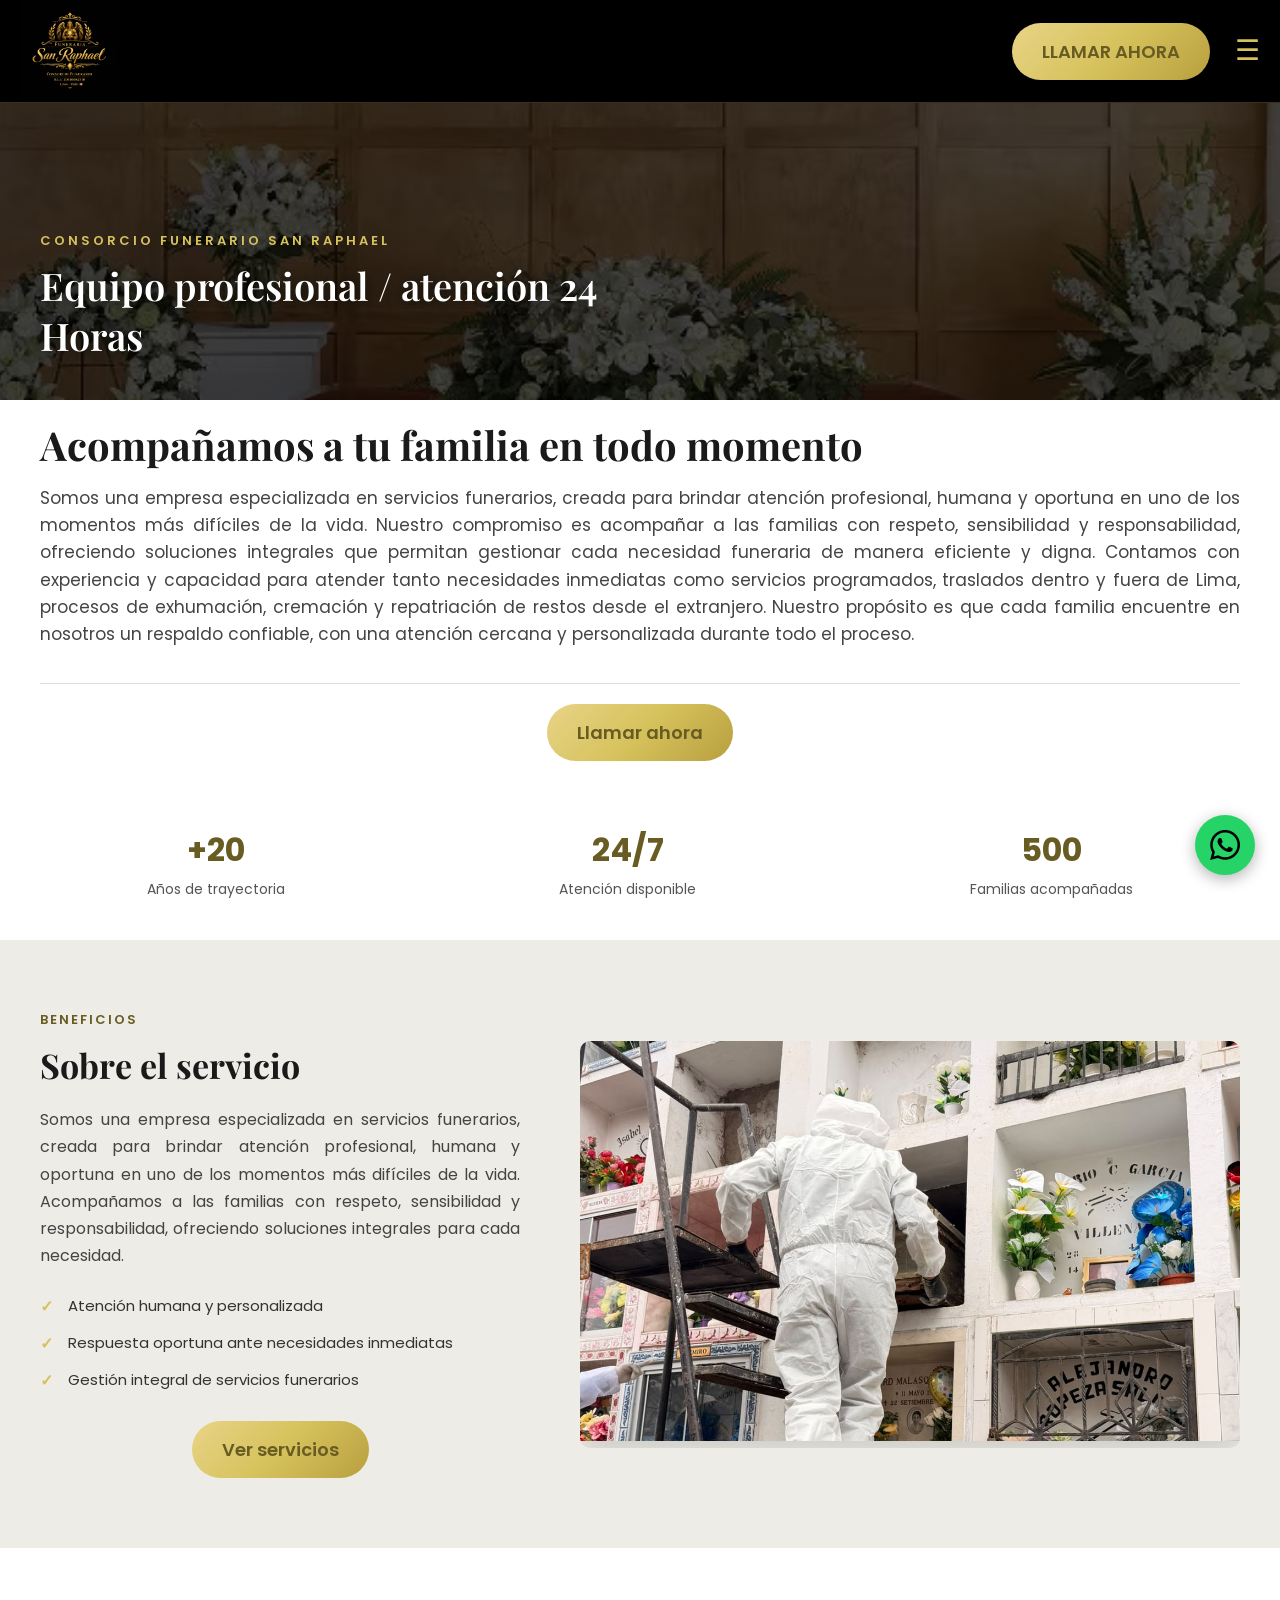
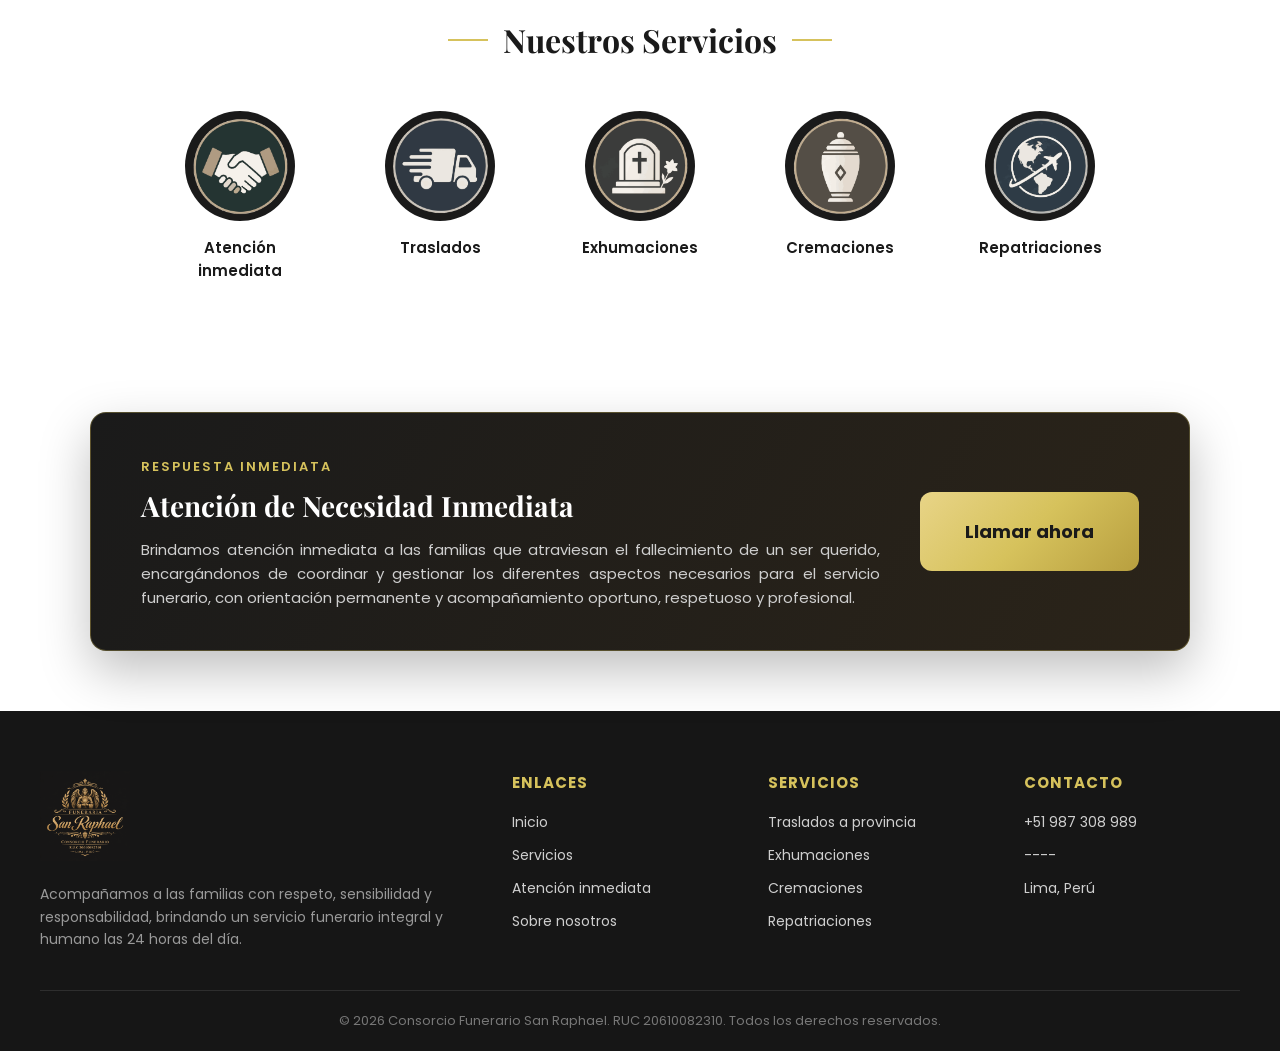
<file: index.html>
<!DOCTYPE html>
<html lang="es">
<head>
    <meta charset="UTF-8">
    <meta name="viewport" content="width=device-width, initial-scale=1.0">
    <title>Consorcio Funerario San Raphael</title>
    <meta name="description" content="Consorcio Funerario San Raphael: servicios funerarios integrales en Lima, Perú. Atención inmediata las 24 horas, traslados, exhumaciones, cremaciones y repatriaciones.">
    <link rel="stylesheet" href="css/style.css">
    <link rel="preconnect" href="https://fonts.googleapis.com">
    <link href="https://fonts.googleapis.com/css2?family=Playfair+Display:wght@600;700&family=Poppins:wght@400;500;600;700&display=swap" rel="stylesheet">
    <link rel="icon" type="image/png" href="img/favicon.png">
</head>
<body>

   <header>
<div class="logo">
     <a href="#">
   <img src="img/logo-fun.png" alt="Logo del consorcio funerario">
      </a>
</div>
<div class="header-derecha">
<a href="tel:+51987308989" class="boton-llamar">  LLAMAR AHORA</a>
 <button class="boton-menu" aria-label="Abrir menú" id="botonMenu">☰</button>
</div>
<nav class="menu-movil" id="menuMovil">
        <a href="index.html">Inicio</a>
        <a href="index.html#servicios">Servicios</a>
        <a href="index.html#necesidad-inmediata">Atención inmediata</a>
        <a href="index.html#beneficios">Sobre nosotros</a>
        <a href="servicio-traslados.html">Traslados a provincia</a>
        <a href="servicio-exhumaciones.html">Exhumaciones</a>
        <a href="servicio-cremaciones.html">Cremaciones</a>
        <a href="servicio-repatriaciones.html">Repatriaciones</a>
        <a href="tel:+51987308989" class="menu-movil-llamar">Llamar ahora</a>
    </nav>
   </header>


 <section class="banner">
     <div class="banner-texto">
            <span class="banner-pretitulo">Consorcio Funerario San Raphael</span>
     <h2 class="banner-etiqueta"> Equipo profesional / atención 24 Horas</h2>
     </div>
 </section>

 <section class="banner-info">
<h1 class="banner-titulo">Acompañamos a tu familia en todo momento</h1>
<p class="banner-intro">Somos una empresa especializada en servicios funerarios, creada para brindar atención profesional,
    humana y oportuna en uno de los momentos más difíciles de la vida. Nuestro compromiso es acompañar
    a las familias con respeto, sensibilidad y responsabilidad, ofreciendo soluciones integrales que
    permitan gestionar cada necesidad funeraria de manera eficiente y digna. Contamos con experiencia
    y capacidad para atender tanto necesidades inmediatas como servicios programados, traslados dentro
    y fuera de Lima, procesos de exhumación, cremación y repatriación de restos desde el extranjero.
    Nuestro propósito es que cada familia encuentre en nosotros un respaldo confiable, con una atención
    cercana y personalizada durante todo el proceso.</p>
    <hr class="banner-separador">
<a href="tel:+51987308989" class="boton-llamar">Llamar ahora</a>
</section>


    <section class="estadisticas">
    <div class="dato">
        <span class="dato-numero" data-target="20" data-prefix="+">0</span>
        <span class="dato-texto">Años de trayectoria</span>
    </div>
    <div class="dato">
        <span class="dato-numero" data-target="24" data-suffix="/7">0</span>
        <span class="dato-texto">Atención disponible</span>
    </div>
    <div class="dato">
        <span class="dato-numero" data-target="500">0</span>
        <span class="dato-texto">Familias acompañadas</span>
    </div>
</section>


<section class="beneficios">
    <div class="beneficios-texto">
        <span class="beneficios-etiqueta">Beneficios</span>
        <h2 class="beneficios-titulo">Sobre el servicio</h2>
        <p class="beneficios-intro">
            Somos una empresa especializada en servicios funerarios, creada para brindar atención
            profesional, humana y oportuna en uno de los momentos más difíciles de la vida.
            Acompañamos a las familias con respeto, sensibilidad y responsabilidad, ofreciendo
            soluciones integrales para cada necesidad.
        </p>
        <ul class="beneficios-lista">
            <li>Atención humana y personalizada</li>
            <li>Respuesta oportuna ante necesidades inmediatas</li>
            <li>Gestión integral de servicios funerarios</li>
        </ul>
        <a href="#servicios" class="boton-llamar">Ver servicios</a>
    </div>
    <div class="beneficios-imagen">
        <img src="img/ben-fun.jpg" alt="Equipo del consorcio funerario San Raphael brindando el servicio">
    </div>
</section>

<section class="servicios" id="servicios">
    <h2 class="servicios-titulo titulo-decorado">Nuestros Servicios</h2>
    <div class="servicios-grid">

        <a href="#necesidad-inmediata" class="servicio-item">
            <div class="servicio-icono">
                <img src="img/iconos/icono-atencion.png" alt="Atención de necesidad inmediata">
            </div>
            <span class="servicio-nombre">Atención inmediata</span>
        </a>

        <a href="servicio-traslados.html" class="servicio-item">
            <div class="servicio-icono">
                <img src="img/iconos/icono-traslados.png" alt="Traslados">
            </div>
            <span class="servicio-nombre">Traslados</span>
        </a>

        <a href="servicio-exhumaciones.html" class="servicio-item">
            <div class="servicio-icono">
                <img src="img/iconos/icono-exhumaciones.png" alt="Exhumaciones">
            </div>
            <span class="servicio-nombre">Exhumaciones</span>
        </a>

        <a href="servicio-cremaciones.html" class="servicio-item">
            <div class="servicio-icono">
                <img src="img/iconos/icono-cremaciones.png" alt="Cremaciones">
            </div>
            <span class="servicio-nombre">Cremaciones</span>
        </a>

        <a href="servicio-repatriaciones.html" class="servicio-item">
            <div class="servicio-icono">
                <img src="img/iconos/icono-repatriacion.png" alt="Repatriaciones desde el extranjero">
            </div>
            <span class="servicio-nombre">Repatriaciones</span>
        </a>
    </div>
</section>

<section class="servicio-urgente" id="necesidad-inmediata">
    <div class="servicio-urgente-card">
        <div class="servicio-urgente-info">
            <span class="servicio-urgente-etiqueta">Respuesta inmediata</span>
            <h2 class="servicio-urgente-titulo">Atención de Necesidad Inmediata</h2>
            <p class="servicio-urgente-texto">
                Brindamos atención inmediata a las familias que atraviesan el fallecimiento de un ser querido,
                encargándonos de coordinar y gestionar los diferentes aspectos necesarios para el servicio funerario,
                con orientación permanente y acompañamiento oportuno, respetuoso y profesional.
            </p>
        </div>
        <a href="tel:+51987308989" class="boton-urgente">Llamar ahora</a>
    </div>
</section>

<footer class="footer">
    <div class="footer-top">
        <div class="footer-marca">
            <img src="img/logo-fun-2.png" alt="Logo del consorcio funerario" class="footer-logo">
            <p class="footer-descripcion">
                Acompañamos a las familias con respeto, sensibilidad y responsabilidad,
                brindando un servicio funerario integral y humano las 24 horas del día.
            </p>
        </div>

        <div class="footer-columna">
            <h3 class="footer-titulo">Enlaces</h3>
            <a href="index.html">Inicio</a>
            <a href="#servicios">Servicios</a>
            <a href="#necesidad-inmediata">Atención inmediata</a>
            <a href="#beneficios">Sobre nosotros</a>
        </div>

        <div class="footer-columna">
            <h3 class="footer-titulo">Servicios</h3>
            <a href="servicio-traslados.html">Traslados a provincia</a>
            <a href="servicio-exhumaciones.html">Exhumaciones</a>
            <a href="servicio-cremaciones.html">Cremaciones</a>
            <a href="servicio-repatriaciones.html">Repatriaciones</a>
        </div>

        <div class="footer-columna">
            <h3 class="footer-titulo">Contacto</h3>
            <a href="tel:+51987308989">+51 987 308 989</a>
            <a href="mailto:contacto@sanraphael.pe">----</a>
            <span>Lima, Perú</span>
        </div>
    </div>

    <div class="footer-bottom">
        <p>&copy; 2026 Consorcio Funerario San Raphael. RUC 20610082310. Todos los derechos reservados.</p>
    </div>
</footer>

<a href="https://wa.me/51987308989" target="_blank" class="whatsapp-flotante" aria-label="Escríbenos por WhatsApp">
    <img src="img/whatsapp-icono.png" alt="WhatsApp">
</a>





<script src="js/script.js"></script>
</body>
</html>
</file>
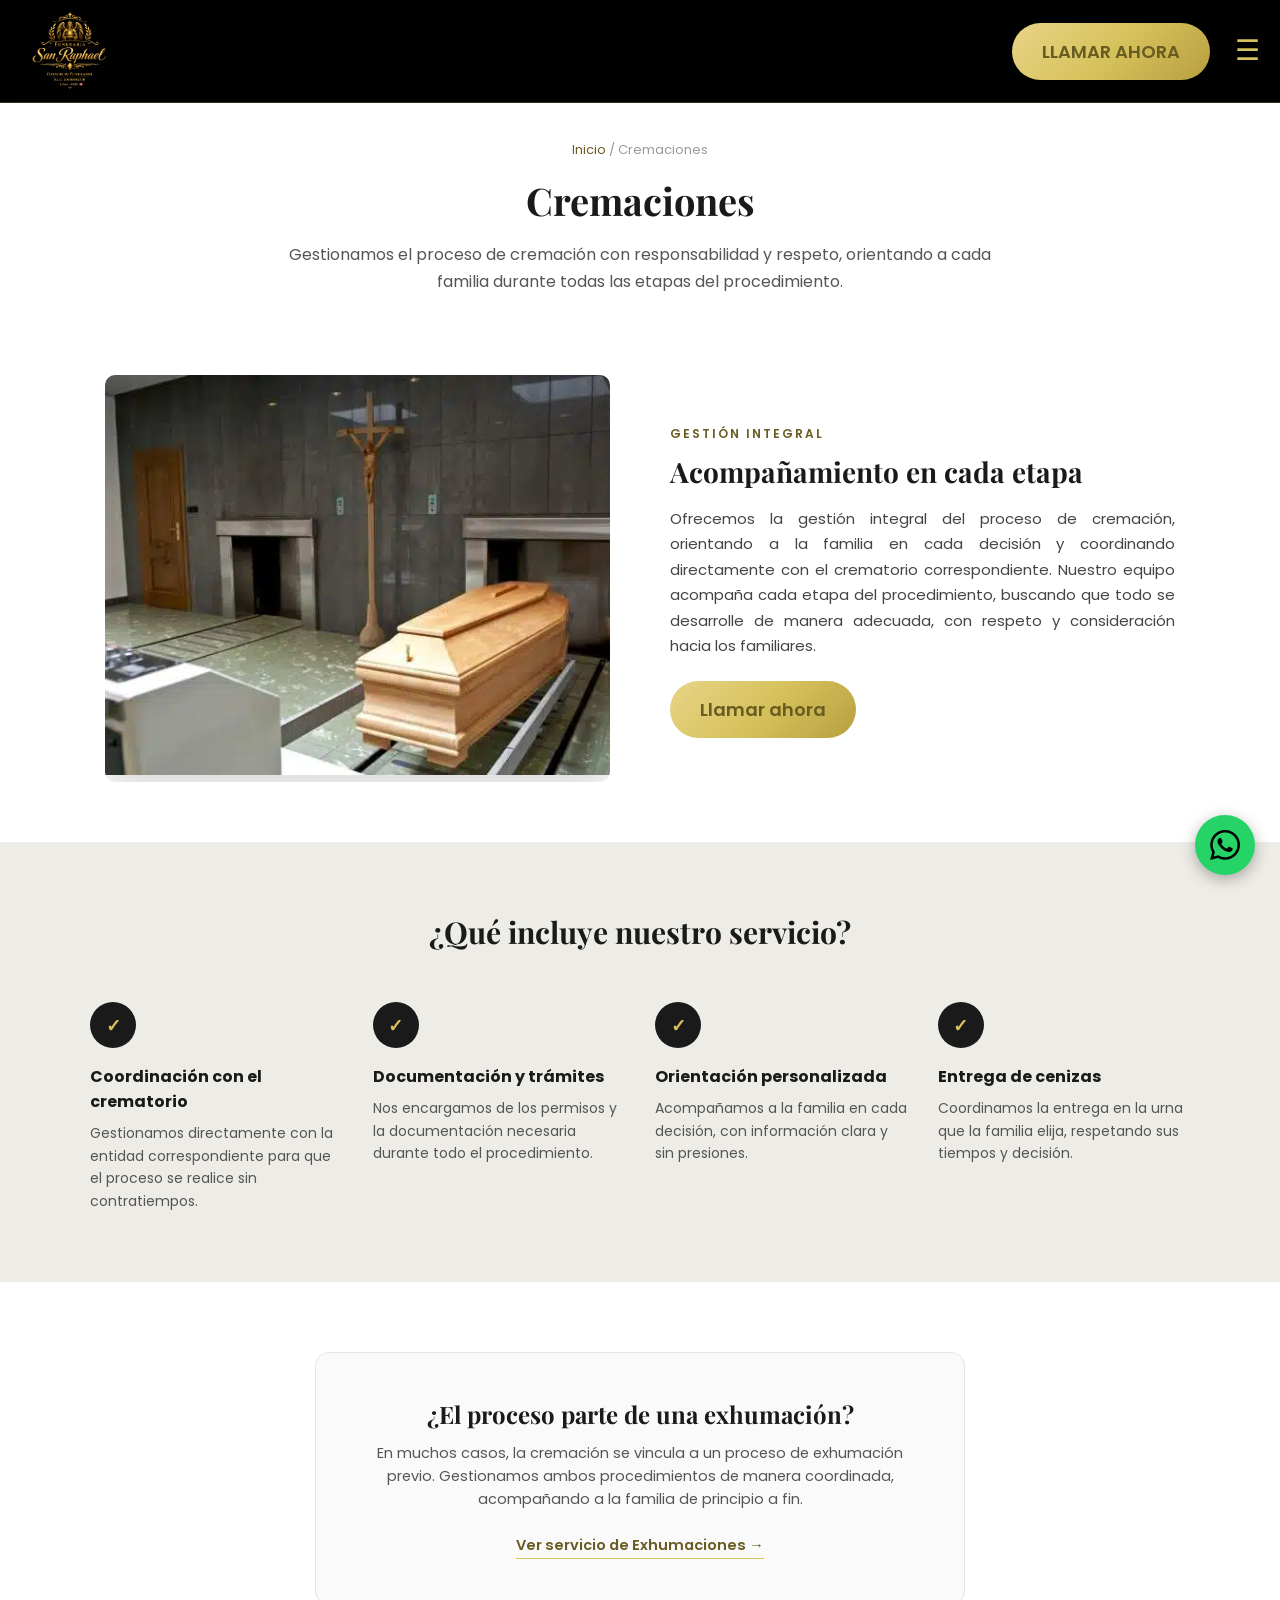
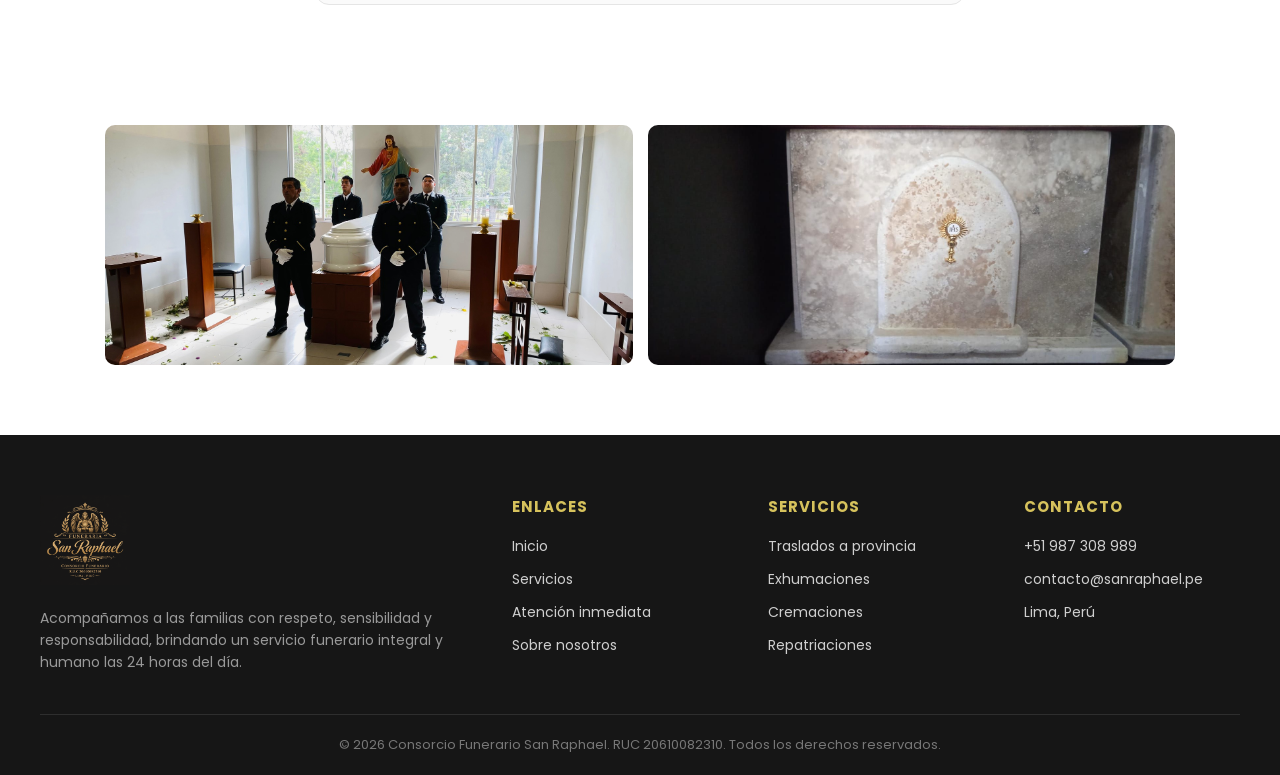
<file: servicio-cremaciones.html>
<!DOCTYPE html>
<html lang="es">
<head>
    <meta charset="UTF-8">
    <meta name="viewport" content="width=device-width, initial-scale=1.0">
    <title>Cremaciones | Consorcio Funerario San Raphael</title>
    <meta name="description" content="Servicio de cremación con gestión integral: coordinación con el crematorio, documentación y entrega de cenizas. Atención personalizada en Lima.">
    <link rel="preconnect" href="https://fonts.googleapis.com">
    <link href="https://fonts.googleapis.com/css2?family=Playfair+Display:wght@600;700&family=Poppins:wght@400;500;600;700&display=swap" rel="stylesheet">
    <link rel="stylesheet" href="css/style.css">
    <link rel="icon" type="image/png" href="img/favicon.png">
</head>
<body>

    <header>
        <div class="logo">
            <a href="index.html">
                <img src="img/logo-fun.png" alt="Logo del consorcio funerario">
            </a>
        </div>
        <div class="header-derecha">
            <a href="tel:+51987308989" class="boton-llamar">LLAMAR AHORA</a>
            <button class="boton-menu" aria-label="Abrir menú" id="botonMenu">☰</button>
</div>
<nav class="menu-movil" id="menuMovil">
        <a href="index.html">Inicio</a>
        <a href="index.html#servicios">Servicios</a>
        <a href="index.html#necesidad-inmediata">Atención inmediata</a>
        <a href="index.html#beneficios">Sobre nosotros</a>
        <a href="servicio-traslados.html">Traslados a provincia</a>
        <a href="servicio-exhumaciones.html">Exhumaciones</a>
        <a href="servicio-cremaciones.html">Cremaciones</a>
        <a href="servicio-repatriaciones.html">Repatriaciones</a>
        <a href="tel:+51987308989" class="menu-movil-llamar">Llamar ahora</a>
    </nav>
    </header>

    <section class="pagina-hero">
        <span class="pagina-hero-migas"><a href="index.html">Inicio</a> / Cremaciones</span>
        <h1 class="pagina-hero-titulo">Cremaciones</h1>
        <p class="pagina-hero-texto">
            Gestionamos el proceso de cremación con responsabilidad y respeto, orientando
            a cada familia durante todas las etapas del procedimiento.
        </p>
    </section>

    <section class="cremacion-intro">
        <div class="cremacion-intro-imagen">
            <img src="img/cremacion-proceso.jpg" alt="Proceso de cremación">
        </div>
        <div class="cremacion-intro-texto">
            <span class="servicio-bloque-etiqueta">Gestión integral</span>
            <h2>Acompañamiento en cada etapa</h2>
            <p>
                Ofrecemos la gestión integral del proceso de cremación, orientando a la familia
                en cada decisión y coordinando directamente con el crematorio correspondiente.
                Nuestro equipo acompaña cada etapa del procedimiento, buscando que todo se
                desarrolle de manera adecuada, con respeto y consideración hacia los familiares.
            </p>
            <a href="tel:+51987308989" class="boton-llamar">Llamar ahora</a>
        </div>
    </section>

    <section class="incluye">
        <h2 class="incluye-titulo">¿Qué incluye nuestro servicio?</h2>
        <div class="incluye-grid">

            <div class="incluye-item">
                <div class="incluye-icono">✓</div>
                <h3>Coordinación con el crematorio</h3>
                <p>Gestionamos directamente con la entidad correspondiente para que el proceso se realice sin contratiempos.</p>
            </div>

            <div class="incluye-item">
                <div class="incluye-icono">✓</div>
                <h3>Documentación y trámites</h3>
                <p>Nos encargamos de los permisos y la documentación necesaria durante todo el procedimiento.</p>
            </div>

            <div class="incluye-item">
                <div class="incluye-icono">✓</div>
                <h3>Orientación personalizada</h3>
                <p>Acompañamos a la familia en cada decisión, con información clara y sin presiones.</p>
            </div>

            <div class="incluye-item">
                <div class="incluye-icono">✓</div>
                <h3>Entrega de cenizas</h3>
                <p>Coordinamos la entrega en la urna que la familia elija, respetando sus tiempos y decisión.</p>
            </div>

        </div>
    </section>

    <section class="cruce-servicio">
        <div class="cruce-servicio-texto">
            <h2>¿El proceso parte de una exhumación?</h2>
            <p>
                En muchos casos, la cremación se vincula a un proceso de exhumación previo.
                Gestionamos ambos procedimientos de manera coordinada, acompañando a la familia
                de principio a fin.
            </p>
            <a href="servicio-exhumaciones.html" class="cruce-servicio-link">Ver servicio de Exhumaciones →</a>
        </div>
    </section>

    <section class="servicio-galeria">
        <img src="img/galeria-cremaciones-1.jpg" alt="Instalaciones del crematorio">
        <img src="img/galeria-cremaciones-2.jpg" alt="Urnas disponibles para cremación">
    </section>

    <footer class="footer">
        <div class="footer-top">
            <div class="footer-marca">
                <img src="img/logo-fun-2.png" alt="Logo del consorcio funerario" class="footer-logo">
                <p class="footer-descripcion">
                    Acompañamos a las familias con respeto, sensibilidad y responsabilidad,
                    brindando un servicio funerario integral y humano las 24 horas del día.
                </p>
            </div>

            <div class="footer-columna">
                <h3 class="footer-titulo">Enlaces</h3>
                <a href="index.html">Inicio</a>
                <a href="index.html#servicios">Servicios</a>
                <a href="index.html#necesidad-inmediata">Atención inmediata</a>
                <a href="index.html#beneficios">Sobre nosotros</a>
            </div>

            <div class="footer-columna">
                <h3 class="footer-titulo">Servicios</h3>
                <a href="servicio-traslados.html">Traslados a provincia</a>
                <a href="servicio-exhumaciones.html">Exhumaciones</a>
                <a href="servicio-cremaciones.html">Cremaciones</a>
                <a href="servicio-repatriaciones.html">Repatriaciones</a>
            </div>

            <div class="footer-columna">
                <h3 class="footer-titulo">Contacto</h3>
                <a href="tel:+51987308989">+51 987 308 989</a>
                <a href="mailto:contacto@sanraphael.pe">contacto@sanraphael.pe</a>
                <span>Lima, Perú</span>
            </div>
        </div>

        <div class="footer-bottom">
            <p>&copy; 2026 Consorcio Funerario San Raphael. RUC 20610082310. Todos los derechos reservados.</p>
        </div>
    </footer>

    <a href="https://wa.me/51987308989" target="_blank" class="whatsapp-flotante" aria-label="Escríbenos por WhatsApp">
        <img src="img/whatsapp-icono.png" alt="WhatsApp">
    </a>
<script src="js/script.js"></script>
</body>
</html>
</file>
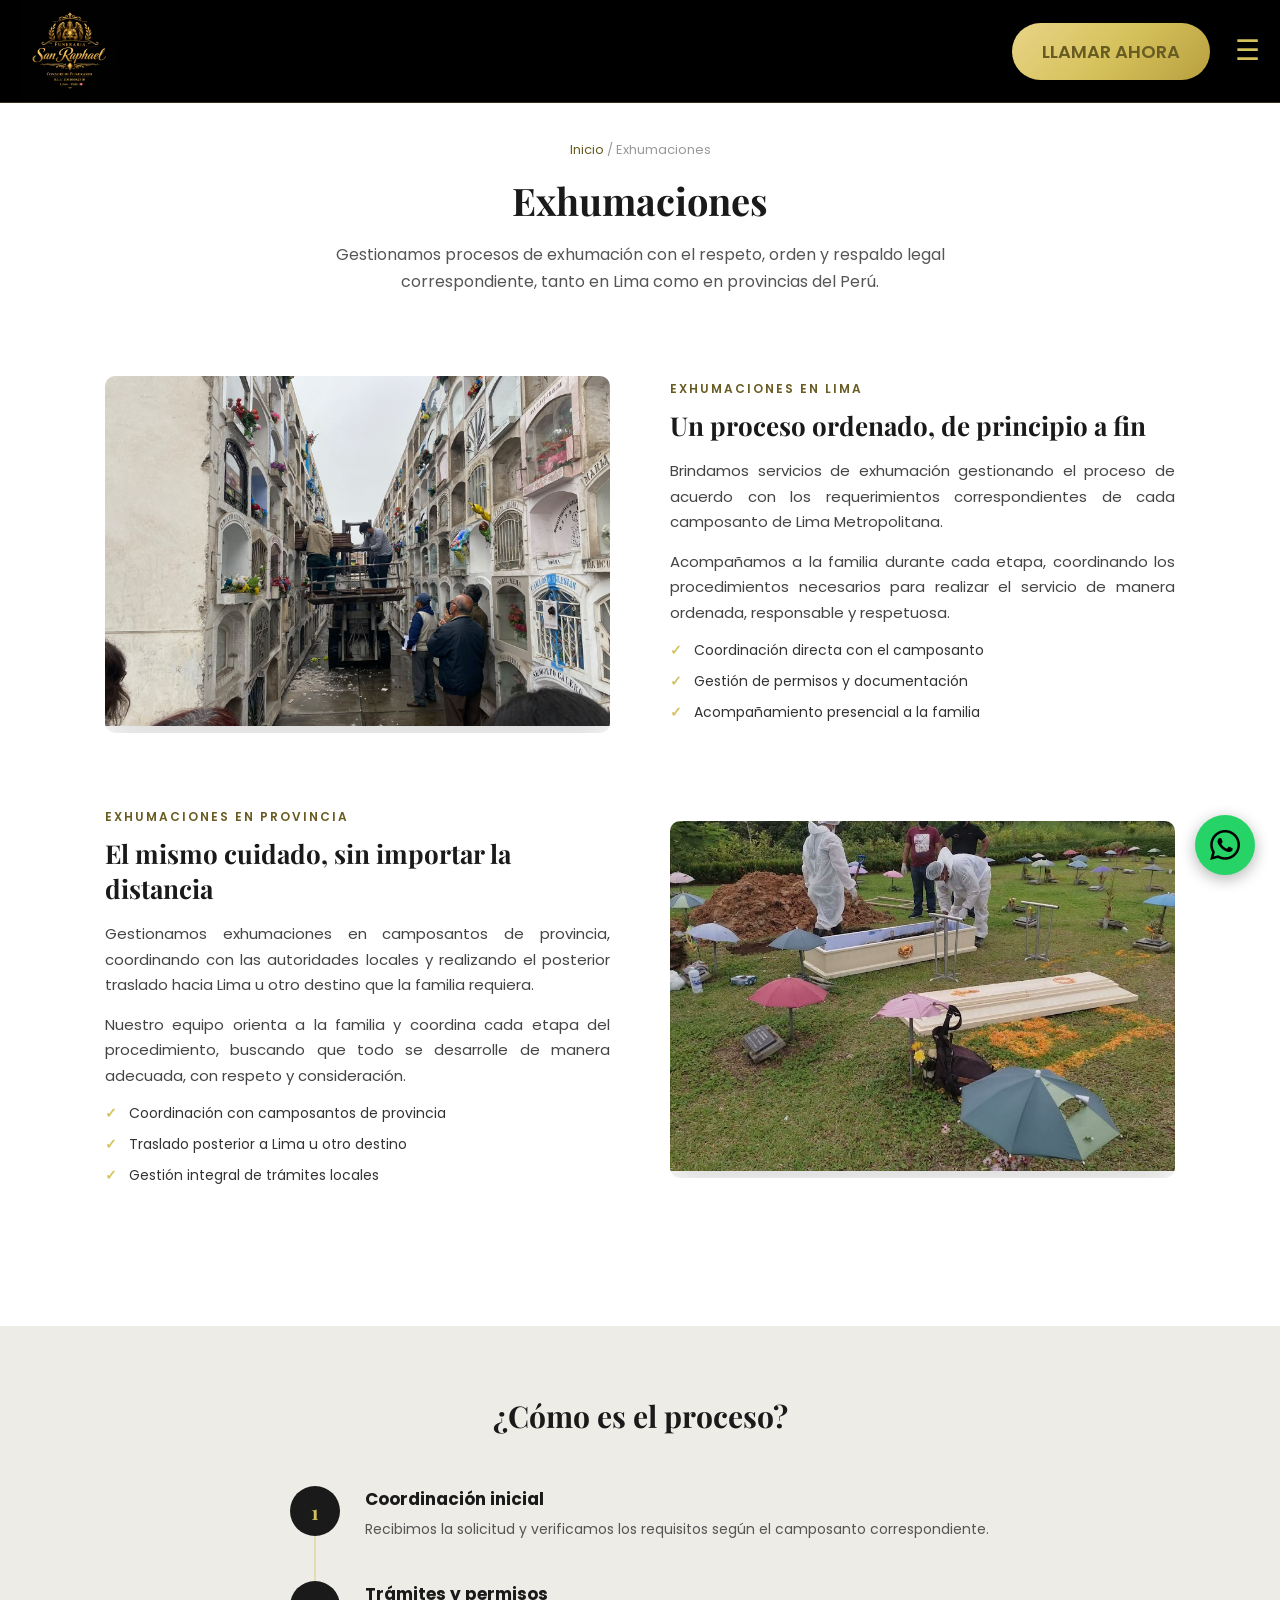
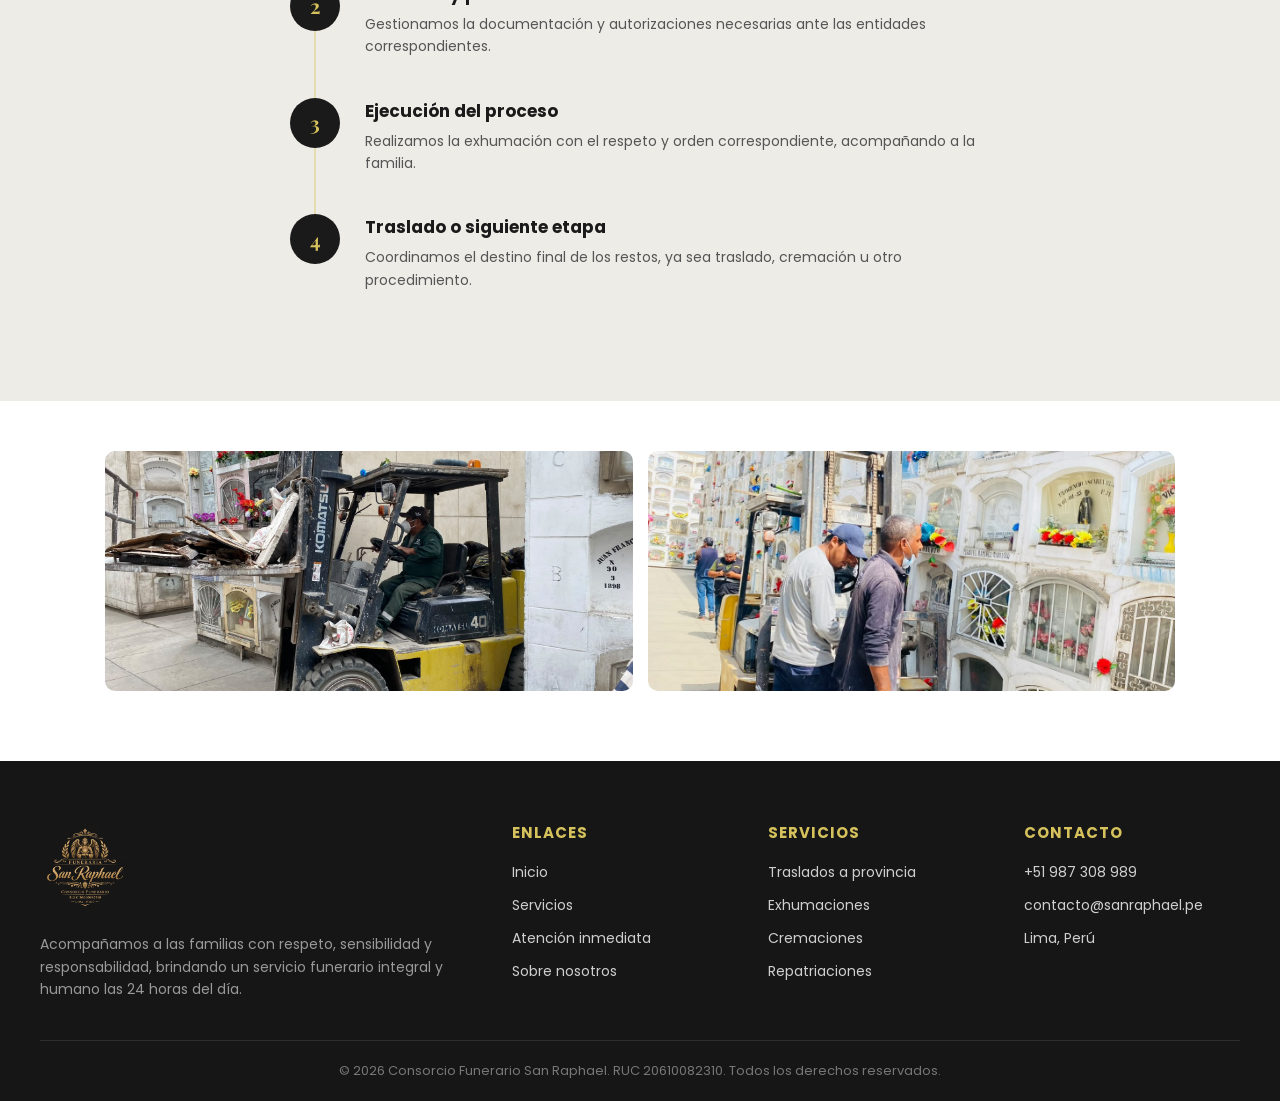
<file: servicio-exhumaciones.html>
<!DOCTYPE html>
<html lang="es">
<head>
    <meta charset="UTF-8">
    <meta name="viewport" content="width=device-width, initial-scale=1.0">
    <title>Exhumaciones | Consorcio Funerario San Raphael</title>
    <meta name="description" content="Servicio de exhumaciones en Lima y provincias del Perú. Gestión completa de permisos y acompañamiento a la familia durante todo el proceso.">
    <link rel="preconnect" href="https://fonts.googleapis.com">
    <link href="https://fonts.googleapis.com/css2?family=Playfair+Display:wght@600;700&family=Poppins:wght@400;500;600;700&display=swap" rel="stylesheet">
    <link rel="stylesheet" href="css/style.css">
    <link rel="icon" type="image/png" href="img/favicon.png">
</head>
<body>

    <header>
        <div class="logo">
            <a href="index.html">
                <img src="img/logo-fun.png" alt="Logo del consorcio funerario">
            </a>
        </div>
        <div class="header-derecha">
            <a href="tel:+51987308989" class="boton-llamar">LLAMAR AHORA</a>
           <button class="boton-menu" aria-label="Abrir menú" id="botonMenu">☰</button>
</div>
<nav class="menu-movil" id="menuMovil">
        <a href="index.html">Inicio</a>
        <a href="index.html#servicios">Servicios</a>
        <a href="index.html#necesidad-inmediata">Atención inmediata</a>
        <a href="index.html#beneficios">Sobre nosotros</a>
        <a href="servicio-traslados.html">Traslados a provincia</a>
        <a href="servicio-exhumaciones.html">Exhumaciones</a>
        <a href="servicio-cremaciones.html">Cremaciones</a>
        <a href="servicio-repatriaciones.html">Repatriaciones</a>
        <a href="tel:+51987308989" class="menu-movil-llamar">Llamar ahora</a>
    </nav>
    </header>

    <section class="pagina-hero">
        <span class="pagina-hero-migas"><a href="index.html">Inicio</a> / Exhumaciones</span>
        <h1 class="pagina-hero-titulo">Exhumaciones</h1>
        <p class="pagina-hero-texto">
            Gestionamos procesos de exhumación con el respeto, orden y respaldo legal correspondiente,
            tanto en Lima como en provincias del Perú.
        </p>
    </section>

    <section class="servicio-bloques">

        <div class="servicio-bloque">
            <div class="servicio-bloque-imagen">
                <img src="img/exhumacion-lima.jpg" alt="Proceso de exhumación en Lima">
            </div>
            <div class="servicio-bloque-texto">
                <span class="servicio-bloque-etiqueta">Exhumaciones en Lima</span>
                <h2>Un proceso ordenado, de principio a fin</h2>
                <p>
                    Brindamos servicios de exhumación gestionando el proceso de acuerdo con los
                    requerimientos correspondientes de cada camposanto de Lima Metropolitana.
                </p>
                <p>
                    Acompañamos a la familia durante cada etapa, coordinando los procedimientos
                    necesarios para realizar el servicio de manera ordenada, responsable y respetuosa.
                </p>
                <ul class="servicio-bloque-lista">
                    <li>Coordinación directa con el camposanto</li>
                    <li>Gestión de permisos y documentación</li>
                    <li>Acompañamiento presencial a la familia</li>
                </ul>
            </div>
        </div>

        <div class="servicio-bloque invertido">
            <div class="servicio-bloque-imagen">
                <img src="img/exhumacion-provincia.jpg" alt="Exhumación y traslado desde provincia">
            </div>
            <div class="servicio-bloque-texto">
                <span class="servicio-bloque-etiqueta">Exhumaciones en provincia</span>
                <h2>El mismo cuidado, sin importar la distancia</h2>
                <p>
                    Gestionamos exhumaciones en camposantos de provincia, coordinando con las
                    autoridades locales y realizando el posterior traslado hacia Lima u otro destino
                    que la familia requiera.
                </p>
                <p>
                    Nuestro equipo orienta a la familia y coordina cada etapa del procedimiento,
                    buscando que todo se desarrolle de manera adecuada, con respeto y consideración.
                </p>
                <ul class="servicio-bloque-lista">
                    <li>Coordinación con camposantos de provincia</li>
                    <li>Traslado posterior a Lima u otro destino</li>
                    <li>Gestión integral de trámites locales</li>
                </ul>
            </div>
        </div>

    </section>

    <section class="proceso">
        <h2 class="proceso-titulo">¿Cómo es el proceso?</h2>
        <div class="proceso-pasos">
            <div class="paso">
                <div class="paso-numero">1</div>
                <div class="paso-texto">
                    <h3>Coordinación inicial</h3>
                    <p>Recibimos la solicitud y verificamos los requisitos según el camposanto correspondiente.</p>
                </div>
            </div>
            <div class="paso">
                <div class="paso-numero">2</div>
                <div class="paso-texto">
                    <h3>Trámites y permisos</h3>
                    <p>Gestionamos la documentación y autorizaciones necesarias ante las entidades correspondientes.</p>
                </div>
            </div>
            <div class="paso">
                <div class="paso-numero">3</div>
                <div class="paso-texto">
                    <h3>Ejecución del proceso</h3>
                    <p>Realizamos la exhumación con el respeto y orden correspondiente, acompañando a la familia.</p>
                </div>
            </div>
            <div class="paso">
                <div class="paso-numero">4</div>
                <div class="paso-texto">
                    <h3>Traslado o siguiente etapa</h3>
                    <p>Coordinamos el destino final de los restos, ya sea traslado, cremación u otro procedimiento.</p>
                </div>
            </div>
        </div>
    </section>

    <section class="servicio-galeria">
        <img src="img/galeria-exhumaciones-1.jpg" alt="Equipo realizando labores de exhumación">
        <img src="img/galeria-exhumaciones-2.jpg" alt="Coordinación en camposanto">
    </section>

    <footer class="footer">
        <div class="footer-top">
            <div class="footer-marca">
                <img src="img/logo-fun-2.png" alt="Logo del consorcio funerario" class="footer-logo">
                <p class="footer-descripcion">
                    Acompañamos a las familias con respeto, sensibilidad y responsabilidad,
                    brindando un servicio funerario integral y humano las 24 horas del día.
                </p>
            </div>

            <div class="footer-columna">
                <h3 class="footer-titulo">Enlaces</h3>
                <a href="index.html">Inicio</a>
                <a href="index.html#servicios">Servicios</a>
                <a href="index.html#necesidad-inmediata">Atención inmediata</a>
                <a href="index.html#beneficios">Sobre nosotros</a>
            </div>

            <div class="footer-columna">
                <h3 class="footer-titulo">Servicios</h3>
                <a href="servicio-traslados.html">Traslados a provincia</a>
                <a href="servicio-exhumaciones.html">Exhumaciones</a>
                <a href="servicio-cremaciones.html">Cremaciones</a>
                <a href="servicio-repatriaciones.html">Repatriaciones</a>
            </div>

            <div class="footer-columna">
                <h3 class="footer-titulo">Contacto</h3>
                <a href="tel:+51987308989">+51 987 308 989</a>
                <a href="mailto:contacto@sanraphael.pe">contacto@sanraphael.pe</a>
                <span>Lima, Perú</span>
            </div>
        </div>

        <div class="footer-bottom">
            <p>&copy; 2026 Consorcio Funerario San Raphael. RUC 20610082310. Todos los derechos reservados.</p>
        </div>
    </footer>

    <a href="https://wa.me/51987308989" target="_blank" class="whatsapp-flotante" aria-label="Escríbenos por WhatsApp">
        <img src="img/whatsapp-icono.png" alt="WhatsApp">
    </a>
<script src="js/script.js"></script>
</body>
</html>
</file>
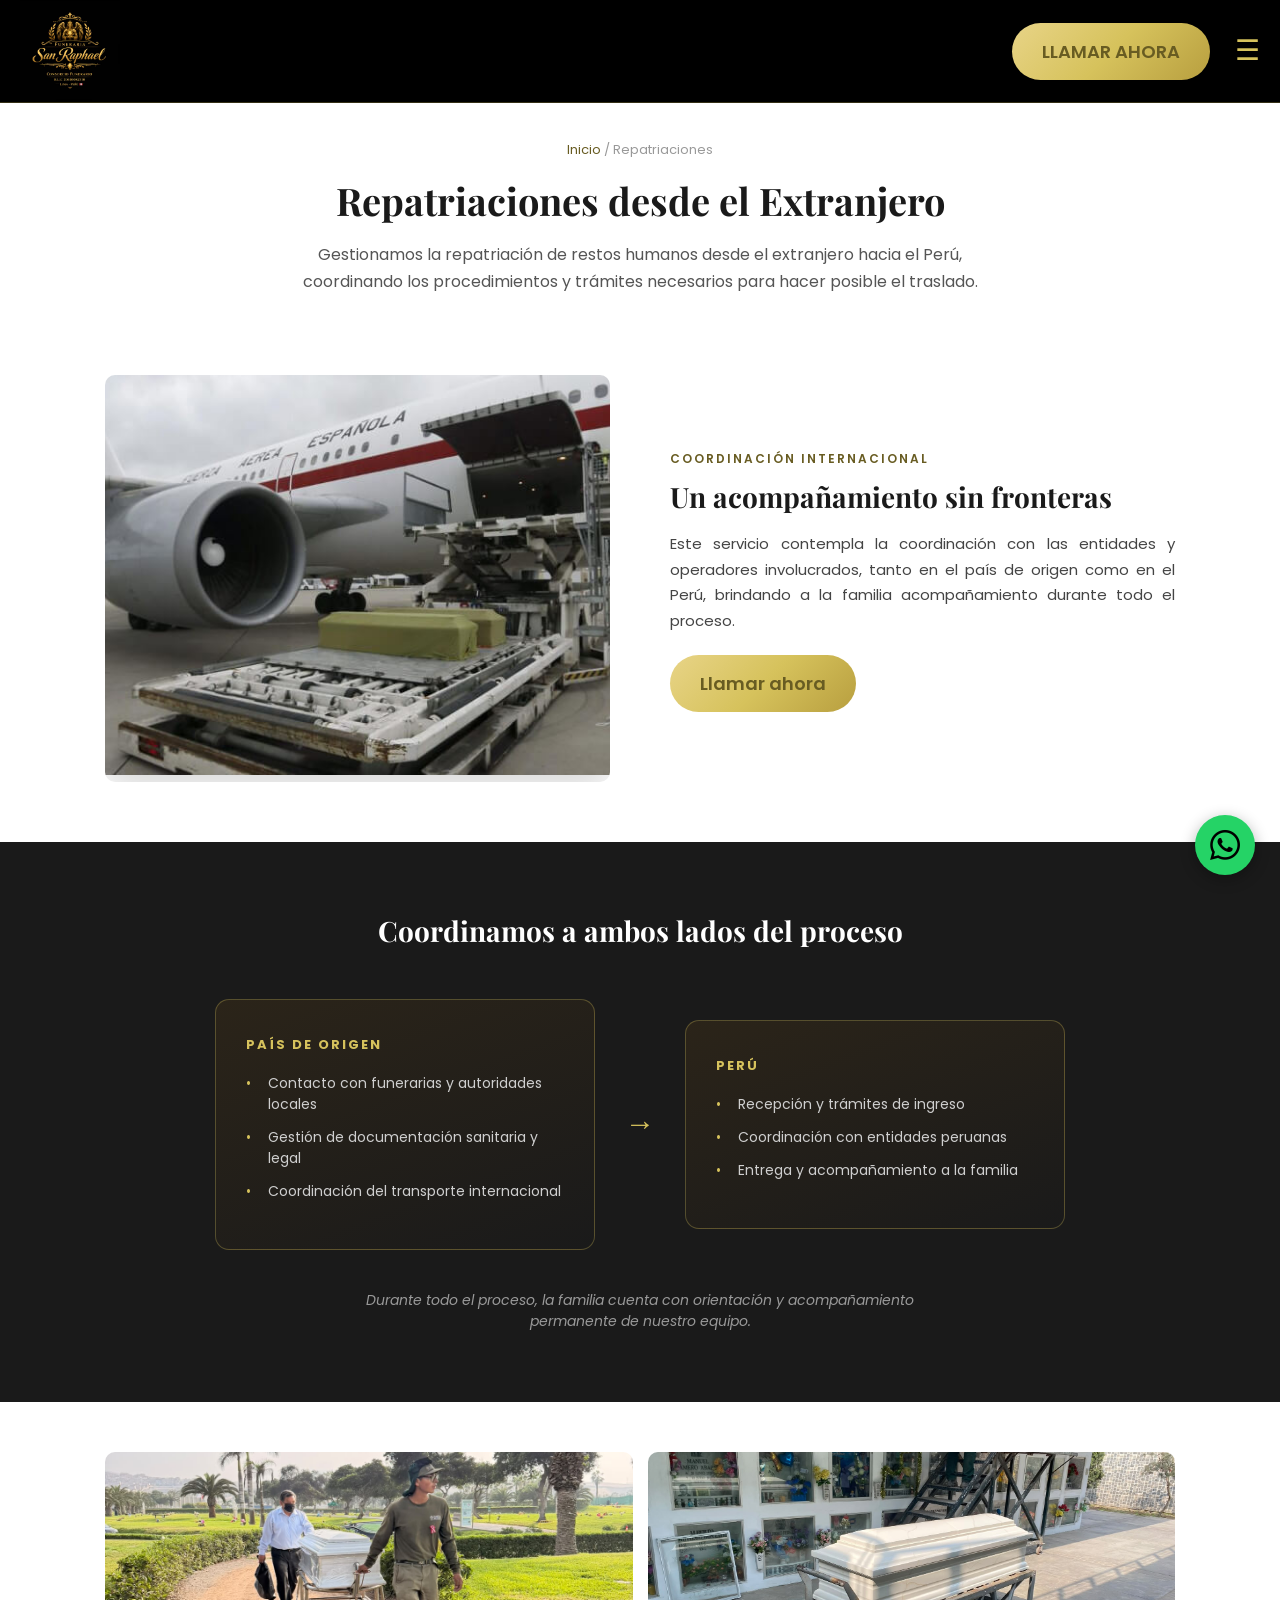
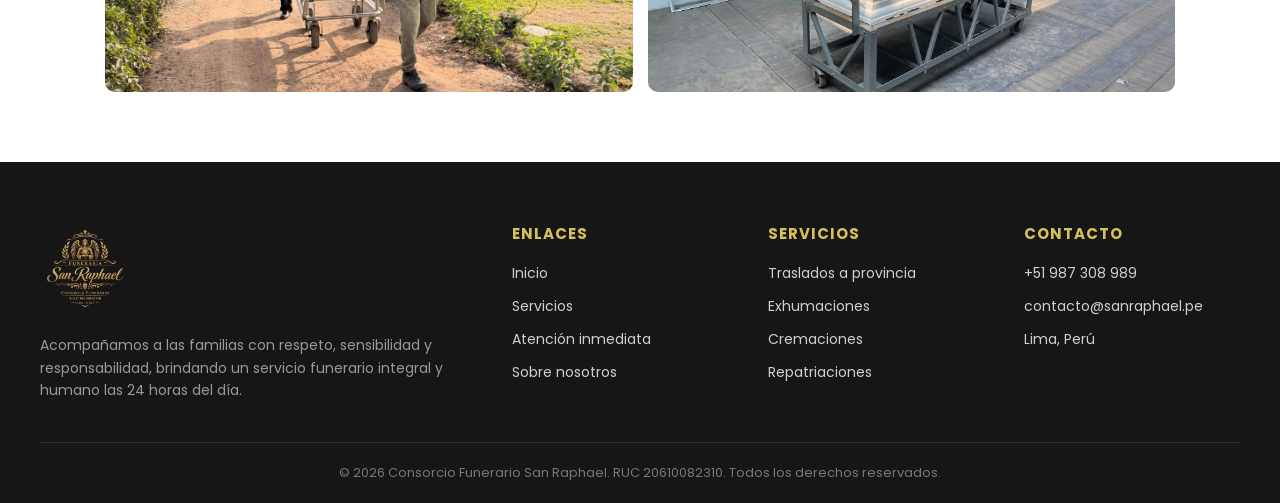
<file: servicio-repatriaciones.html>
<!DOCTYPE html>
<html lang="es">
<head>
    <meta charset="UTF-8">
    <meta name="viewport" content="width=device-width, initial-scale=1.0">
    <title>Repatriaciones desde el Extranjero | Consorcio Funerario San Raphael</title>
    <meta name="description" content="Repatriación de restos humanos desde el extranjero hacia el Perú. Coordinamos trámites y logística en ambos países con acompañamiento total a la familia.">
    <link rel="preconnect" href="https://fonts.googleapis.com">
    <link href="https://fonts.googleapis.com/css2?family=Playfair+Display:wght@600;700&family=Poppins:wght@400;500;600;700&display=swap" rel="stylesheet">
    <link rel="icon" type="image/png" href="img/favicon.png">
    <link rel="stylesheet" href="css/style.css">

</head>
<body>

    <header>
        <div class="logo">
            <a href="index.html">
                <img src="img/logo-fun.png" alt="Logo del consorcio funerario">
            </a>
        </div>
        <div class="header-derecha">
            <a href="tel:+51987308989" class="boton-llamar">LLAMAR AHORA</a>
             <button class="boton-menu" aria-label="Abrir menú" id="botonMenu">☰</button>
</div>
<nav class="menu-movil" id="menuMovil">
        <a href="index.html">Inicio</a>
        <a href="index.html#servicios">Servicios</a>
        <a href="index.html#necesidad-inmediata">Atención inmediata</a>
        <a href="index.html#beneficios">Sobre nosotros</a>
        <a href="servicio-traslados.html">Traslados a provincia</a>
        <a href="servicio-exhumaciones.html">Exhumaciones</a>
        <a href="servicio-cremaciones.html">Cremaciones</a>
        <a href="servicio-repatriaciones.html">Repatriaciones</a>
        <a href="tel:+51987308989" class="menu-movil-llamar">Llamar ahora</a>
    </nav>
    </header>

    <section class="pagina-hero">
        <span class="pagina-hero-migas"><a href="index.html">Inicio</a> / Repatriaciones</span>
        <h1 class="pagina-hero-titulo">Repatriaciones desde el Extranjero</h1>
        <p class="pagina-hero-texto">
            Gestionamos la repatriación de restos humanos desde el extranjero hacia el Perú,
            coordinando los procedimientos y trámites necesarios para hacer posible el traslado.
        </p>
    </section>

    <section class="repatriacion-intro">
        <div class="repatriacion-intro-imagen">
            <img src="img/repatriacion.jpg" alt="Servicio de repatriación internacional">
        </div>
        <div class="repatriacion-intro-texto">
            <span class="servicio-bloque-etiqueta">Coordinación internacional</span>
            <h2>Un acompañamiento sin fronteras</h2>
            <p>
                Este servicio contempla la coordinación con las entidades y operadores
                involucrados, tanto en el país de origen como en el Perú, brindando a la
                familia acompañamiento durante todo el proceso.
            </p>
            <a href="tel:+51987308989" class="boton-llamar">Llamar ahora</a>
        </div>
    </section>

    <section class="coordinacion">
        <h2 class="coordinacion-titulo">Coordinamos a ambos lados del proceso</h2>
        <div class="coordinacion-flujo">

            <div class="coordinacion-columna">
                <span class="coordinacion-pais">País de origen</span>
                <ul class="coordinacion-lista">
                    <li>Contacto con funerarias y autoridades locales</li>
                    <li>Gestión de documentación sanitaria y legal</li>
                    <li>Coordinación del transporte internacional</li>
                </ul>
            </div>

            <div class="coordinacion-flecha">→</div>

            <div class="coordinacion-columna">
                <span class="coordinacion-pais">Perú</span>
                <ul class="coordinacion-lista">
                    <li>Recepción y trámites de ingreso</li>
                    <li>Coordinación con entidades peruanas</li>
                    <li>Entrega y acompañamiento a la familia</li>
                </ul>
            </div>

        </div>
        <p class="coordinacion-nota">
            Durante todo el proceso, la familia cuenta con orientación y acompañamiento
            permanente de nuestro equipo.
        </p>
    </section>

    <section class="servicio-galeria">
        <img src="img/galeria-repatriaciones-1.jpg" alt="Coordinación de repatriación">
        <img src="img/galeria-repatriaciones-2.jpg" alt="Equipo del consorcio funerario">
    </section>

    <footer class="footer">
        <div class="footer-top">
            <div class="footer-marca">
                <img src="img/logo-fun-2.png" alt="Logo del consorcio funerario" class="footer-logo">
                <p class="footer-descripcion">
                    Acompañamos a las familias con respeto, sensibilidad y responsabilidad,
                    brindando un servicio funerario integral y humano las 24 horas del día.
                </p>
            </div>

            <div class="footer-columna">
                <h3 class="footer-titulo">Enlaces</h3>
                <a href="index.html">Inicio</a>
                <a href="index.html#servicios">Servicios</a>
                <a href="index.html#necesidad-inmediata">Atención inmediata</a>
                <a href="index.html#beneficios">Sobre nosotros</a>
            </div>

            <div class="footer-columna">
                <h3 class="footer-titulo">Servicios</h3>
                <a href="servicio-traslados.html">Traslados a provincia</a>
                <a href="servicio-exhumaciones.html">Exhumaciones</a>
                <a href="servicio-cremaciones.html">Cremaciones</a>
                <a href="servicio-repatriaciones.html">Repatriaciones</a>
            </div>

            <div class="footer-columna">
                <h3 class="footer-titulo">Contacto</h3>
                <a href="tel:+51987308989">+51 987 308 989</a>
                <a href="mailto:contacto@sanraphael.pe">contacto@sanraphael.pe</a>
                <span>Lima, Perú</span>
            </div>
        </div>

        <div class="footer-bottom">
            <p>&copy; 2026 Consorcio Funerario San Raphael. RUC 20610082310. Todos los derechos reservados.</p>
        </div>
    </footer>

    <a href="https://wa.me/51987308989" target="_blank" class="whatsapp-flotante" aria-label="Escríbenos por WhatsApp">
        <img src="img/whatsapp-icono.png" alt="WhatsApp">
    </a>
<script src="js/script.js"></script>
</body>
</html>
</file>
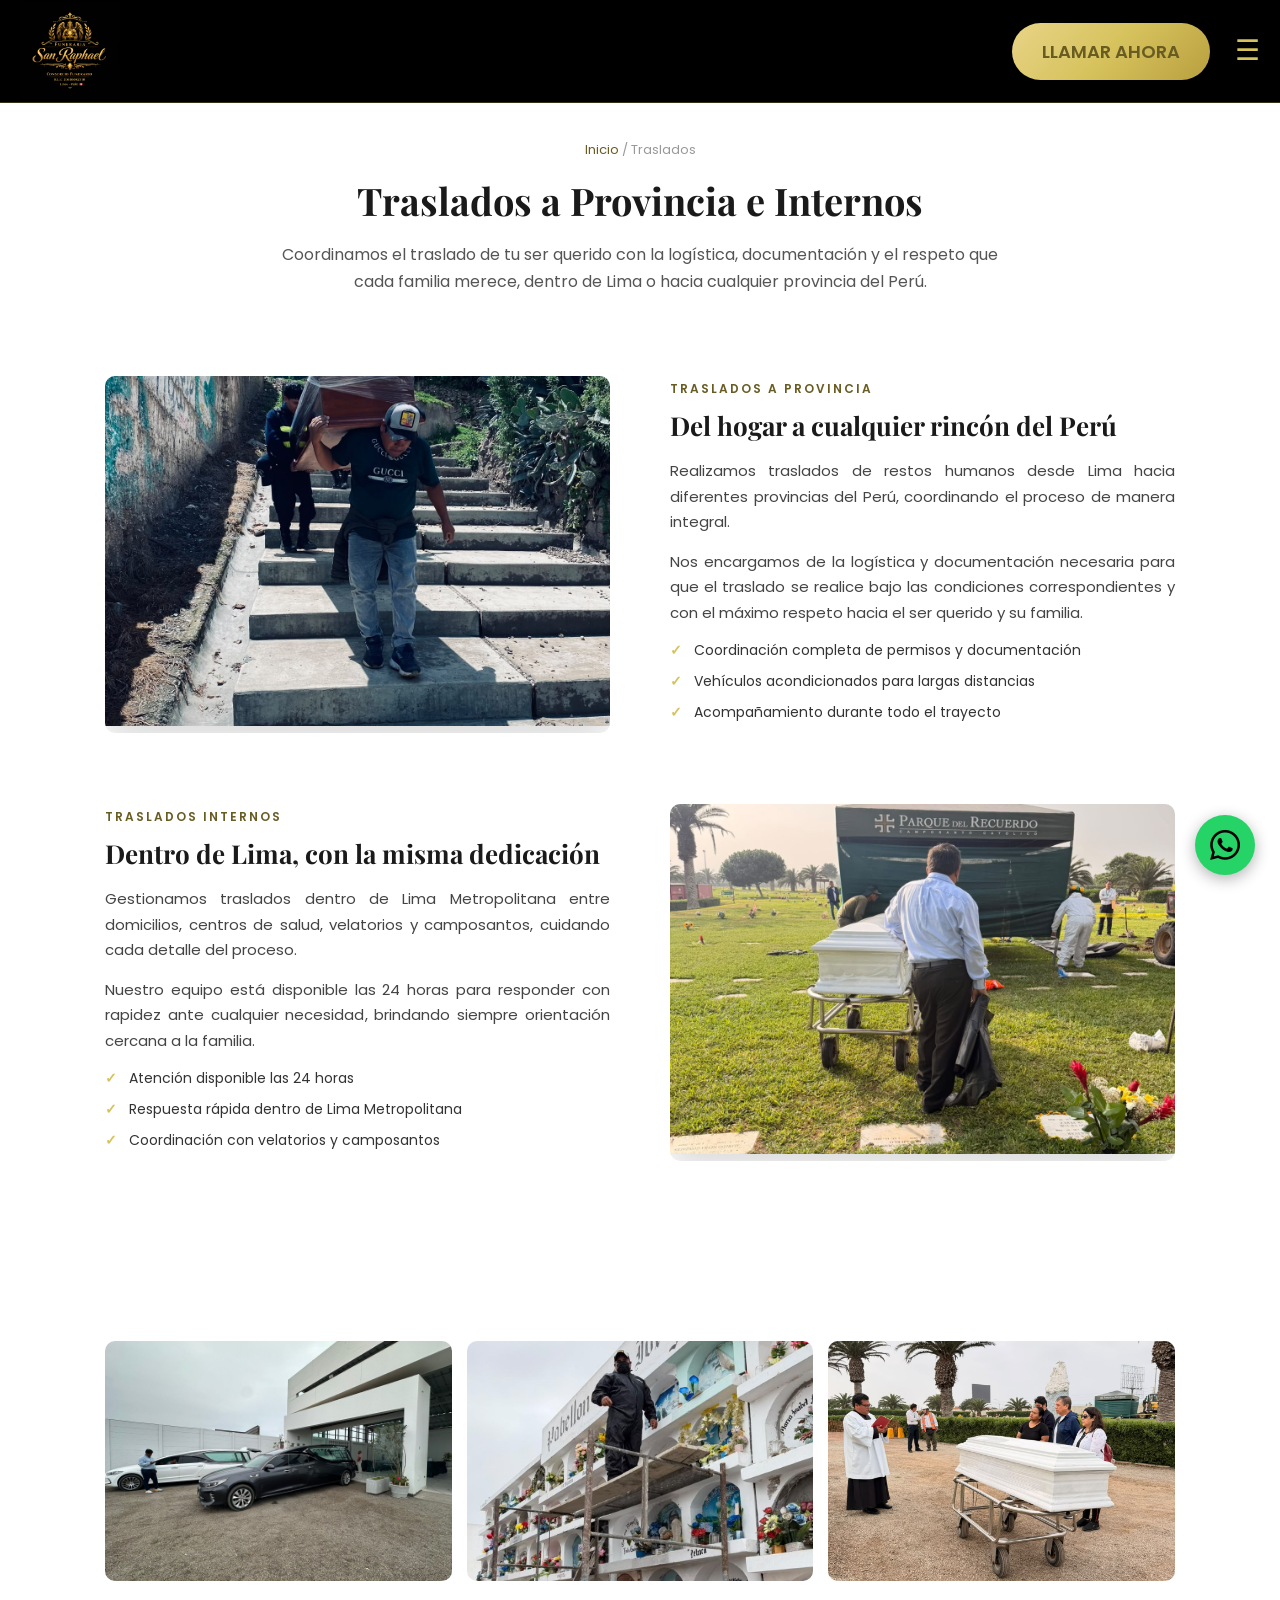
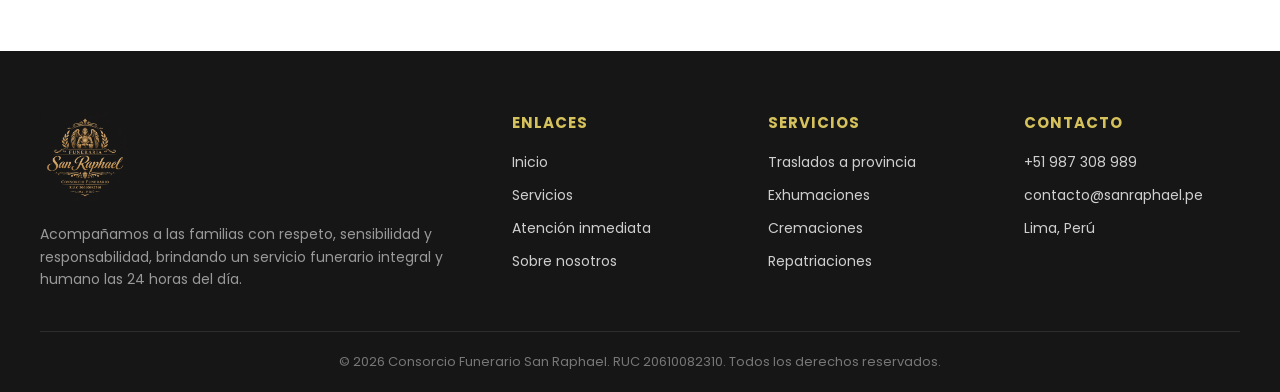
<file: servicio-traslados.html>
<!DOCTYPE html>
<html lang="es">
<head>
    <meta charset="UTF-8">
    <meta name="viewport" content="width=device-width, initial-scale=1.0">
    <title>Traslados a Provincia y Traslados Internos | Consorcio Funerario San Raphael</title>
    <meta name="description" content="Traslados funerarios a provincia y dentro de Lima. Gestionamos toda la logística y documentación con respeto y profesionalismo.">
    <link rel="preconnect" href="https://fonts.googleapis.com">
    <link href="https://fonts.googleapis.com/css2?family=Playfair+Display:wght@600;700&family=Poppins:wght@400;500;600;700&display=swap" rel="stylesheet">
    <link rel="icon" type="image/png" href="img/favicon.png">
    <link rel="stylesheet" href="css/style.css">
</head>
<body>

    <header>
        <div class="logo">
            <a href="index.html">
                <img src="img/logo-fun.png" alt="Logo del consorcio funerario">
            </a>
        </div>
        <div class="header-derecha">
            <a href="tel:+51987308989" class="boton-llamar">LLAMAR AHORA</a>
            <button class="boton-menu" aria-label="Abrir menú" id="botonMenu">☰</button>
</div>
<nav class="menu-movil" id="menuMovil">
        <a href="index.html">Inicio</a>
        <a href="index.html#servicios">Servicios</a>
        <a href="index.html#necesidad-inmediata">Atención inmediata</a>
        <a href="index.html#beneficios">Sobre nosotros</a>
        <a href="servicio-traslados.html">Traslados a provincia</a>
        <a href="servicio-exhumaciones.html">Exhumaciones</a>
        <a href="servicio-cremaciones.html">Cremaciones</a>
        <a href="servicio-repatriaciones.html">Repatriaciones</a>
        <a href="tel:+51987308989" class="menu-movil-llamar">Llamar ahora</a>
    </nav>
    </header>

    <section class="pagina-hero">
        <span class="pagina-hero-migas"><a href="index.html">Inicio</a> / Traslados</span>
        <h1 class="pagina-hero-titulo">Traslados a Provincia e Internos</h1>
        <p class="pagina-hero-texto">
            Coordinamos el traslado de tu ser querido con la logística, documentación
            y el respeto que cada familia merece, dentro de Lima o hacia cualquier provincia del Perú.
        </p>
    </section>

    <section class="servicio-bloques">

        <div class="servicio-bloque">
            <div class="servicio-bloque-imagen">
                <img src="img/traslados-provincia.jpg" alt="Traslado funerario a provincia">
            </div>
            <div class="servicio-bloque-texto">
                <span class="servicio-bloque-etiqueta">Traslados a provincia</span>
                <h2>Del hogar a cualquier rincón del Perú</h2>
                <p>
                    Realizamos traslados de restos humanos desde Lima hacia diferentes provincias
                    del Perú, coordinando el proceso de manera integral.
                </p>
                <p>
                    Nos encargamos de la logística y documentación necesaria para que el traslado
                    se realice bajo las condiciones correspondientes y con el máximo respeto hacia
                    el ser querido y su familia.
                </p>
                <ul class="servicio-bloque-lista">
                    <li>Coordinación completa de permisos y documentación</li>
                    <li>Vehículos acondicionados para largas distancias</li>
                    <li>Acompañamiento durante todo el trayecto</li>
                </ul>
            </div>
        </div>

        <div class="servicio-bloque invertido">
            <div class="servicio-bloque-imagen">
                <img src="img/traslados-internos.jpg" alt="Traslado funerario dentro de Lima">
            </div>
            <div class="servicio-bloque-texto">
                <span class="servicio-bloque-etiqueta">Traslados internos</span>
                <h2>Dentro de Lima, con la misma dedicación</h2>
                <p>
                    Gestionamos traslados dentro de Lima Metropolitana entre domicilios, centros de
                    salud, velatorios y camposantos, cuidando cada detalle del proceso.
                </p>
                <p>
                    Nuestro equipo está disponible las 24 horas para responder con rapidez ante
                    cualquier necesidad, brindando siempre orientación cercana a la familia.
                </p>
                <ul class="servicio-bloque-lista">
                    <li>Atención disponible las 24 horas</li>
                    <li>Respuesta rápida dentro de Lima Metropolitana</li>
                    <li>Coordinación con velatorios y camposantos</li>
                </ul>
            </div>
        </div>

    </section>

    <section class="servicio-galeria">
        <img src="img/galeria-traslados-1.jpg" alt="Vehículo funerario del consorcio San Raphael">
        <img src="img/galeria-traslados-2.jpg" alt="Equipo de traslado en labores">
        <img src="img/galeria-traslados-3.jpg" alt="Coordinación de traslado funerario">
    </section>

    <footer class="footer">
        <div class="footer-top">
            <div class="footer-marca">
                <img src="img/logo-fun-2.png" alt="Logo del consorcio funerario" class="footer-logo">
                <p class="footer-descripcion">
                    Acompañamos a las familias con respeto, sensibilidad y responsabilidad,
                    brindando un servicio funerario integral y humano las 24 horas del día.
                </p>
            </div>

            <div class="footer-columna">
                <h3 class="footer-titulo">Enlaces</h3>
                <a href="index.html">Inicio</a>
                <a href="index.html#servicios">Servicios</a>
                <a href="index.html#necesidad-inmediata">Atención inmediata</a>
                <a href="index.html#beneficios">Sobre nosotros</a>
            </div>

            <div class="footer-columna">
                <h3 class="footer-titulo">Servicios</h3>
                <a href="servicio-traslados.html">Traslados a provincia</a>
                <a href="servicio-exhumaciones.html">Exhumaciones</a>
                <a href="servicio-cremaciones.html">Cremaciones</a>
                <a href="servicio-repatriaciones.html">Repatriaciones</a>
            </div>

            <div class="footer-columna">
                <h3 class="footer-titulo">Contacto</h3>
                <a href="tel:+51987308989">+51 987 308 989</a>
                <a href="mailto:contacto@sanraphael.pe">contacto@sanraphael.pe</a>
                <span>Lima, Perú</span>
            </div>
        </div>

        <div class="footer-bottom">
            <p>&copy; 2026 Consorcio Funerario San Raphael. RUC 20610082310. Todos los derechos reservados.</p>
        </div>
    </footer>

    <a href="https://wa.me/51987308989" target="_blank" class="whatsapp-flotante" aria-label="Escríbenos por WhatsApp">
        <img src="img/whatsapp-icono.png" alt="WhatsApp">
    </a>
<script src="js/script.js"></script>
</body>
</html>
</file>
<file: css/style.css>
*{
margin: 0;
padding: 0;
box-sizing:border-box;
font-family: 'Poppins', sans-serif;
}
html {
    scroll-behavior: smooth;
}
header {
    position: fixed;
    top: 0;
    left: 0;
    width: 100%;
    z-index: 1000;
    width: 100%;
    padding: 1px 20px;
    display: flex;
    align-items: center;
    justify-content: space-between;
background: black;
    border-bottom: 1px solid rgba(214, 194, 92, 0.25);
}

.header-derecha{
    display:flex;
    align-items: center;
    gap: 25px;
}

.menu-movil {
    display: none;
    position: fixed;
    top: 78px;
    left: 0;
    width: 100%;
    background-color: #1a1a1a;
    border-top: 1px solid rgba(214, 194, 92, 0.25);
    flex-direction: column;
    padding: 20px 30px;
    z-index: 999;
}

.menu-movil.activo {
    display: flex;
}

.menu-movil a {
    color: #cfcfcf;
    text-decoration: none;
    font-size: 15px;
    padding: 14px 0;
    border-bottom: 1px solid rgba(255,255,255,0.08);
    transition: color 0.2s ease;
}

.menu-movil a:last-child {
    border-bottom: none;
}

.menu-movil a:hover {
    color: #D6C25C;
}

.menu-movil-llamar {
    color: #D6C25C !important;
    font-weight: 700;
}

.logo img
{
    width: 100px;
    height: auto;
}

.logo a {
    display: block;
    line-height: 0;
}

.boton-llamar {
    text-decoration: none;
    padding: 15px 30px;
    border-radius: 30px;
    background: linear-gradient(135deg, #e8d487 0%, #D6C25C 50%, #b89f3f 100%);
    color: #685C22;
    font-size: 18px;
    font-weight: 540;
}
.boton-menu {

border: none;
background: none;
color:#D6C25C;
font-size: 28px;
cursor: pointer;
}

.banner {
position: relative;
width: 100%;
min-height: 400px;
background-image:linear-gradient(rgba(0,0,0,0.70), rgba(0,0,0,0.70)),
url("/img/banner-fun.png");
background-size:cover ;
background-position: center;
margin-top: 78;
}

.banner {
    background-attachment: fixed;
}

.banner-texto {
    position: absolute;
    bottom: 40px;
    left: 40px;
    right: 40px;
}

.banner-pretitulo {
    display: block;
    text-transform: uppercase;
    letter-spacing: 3px;
    font-size: 13px;
    font-weight: 600;
    color: #D6C25C;
    margin-bottom: 10px;
}
.banner-etiqueta{
  font-family: 'Playfair Display', serif;
    font-size: 38px;
    font-weight: 600;
    color: white;
    text-shadow: 0 2px 15px rgba(0, 0, 0, 0.7);
    max-width: 650px;
    line-height: 1.3;
}
.banner-info {
    padding: 20px 40px 25px 40px;
    max-width: 100%;
}
.boton-llamar {
    display: block;
    width: fit-content;
    margin: 0 auto;
}

.banner-titulo {
    font-family: 'Playfair Display', serif;
    font-size: 40px;
    font-weight: 700;
    line-height: 1.25;
    margin-bottom: 15px;
    color: #1a1a1a;
}

.banner-intro {
    font-size: 17px;
    line-height: 1.6;
    margin-bottom: 35px;
    color: #444;
    text-align: justify;
}

.banner-separador {
    border: none;
    border-top: 1px solid #ddd;
    margin: 0 0 20px 0;
    width: 100%;
}

.estadisticas{
    display :flex;
    justify-content: space-around;
    flex-wrap: wrap;
    gap: 20px;
    padding: 40px 20px;
    text-align: center;
}

.dato{
    display: flex;
    flex-direction: column;
}

.dato:first-child {
    border-left: none;
}

.dato-numero{
font-size: 32px;
font-weight: 700;
color: #685C22;
}

.dato-texto{
    font-size: 14px;
    color:#555;
    margin-top: 5px;
}

.beneficios {
    display: flex;
    align-items: center;
    gap: 60px;
    padding: 70px 40px;
    background-color: #eeece6;
}

.beneficios-texto {
    flex: 1;
    max-width: 480px;
}

.beneficios-etiqueta {
    display: block;
    text-transform: uppercase;
    letter-spacing: 2px;
    font-size: 13px;
    font-weight: 600;
    color: #685C22;
    margin-bottom: 12px;
}

.beneficios-titulo {
    font-family: 'Playfair Display', serif;
    font-size: 34px;
    color: #1a1a1a;
    margin-bottom: 18px;
}

.beneficios-intro {
    font-size: 16px;
    line-height: 1.7;
    color: #444;
    margin-bottom: 25px;
    text-align: justify;
}

.beneficios-lista {
    list-style: none;
    margin-bottom: 30px;
}

.beneficios-lista li {
    position: relative;
    padding-left: 28px;
    margin-bottom: 14px;
    font-size: 15px;
    color: #333;
}

.beneficios-lista li::before {
    content: "✓";
    position: absolute;
    left: 0;
    color: #D6C25C;
    font-weight: 700;
    font-size: 16px;
}

.beneficios-imagen {
    flex: 1;
}

.beneficios-imagen img {
    width: 100%;
    height: 400px;
    object-fit: cover;
     object-position: center 30%;
    border-radius: 10px;
    box-shadow: 0 10px 30px rgba(0,0,0,0.15);
}

.servicios {
    padding: 70px 40px;
    text-align: center;
    background-color: #ffffff;
}

.servicios-titulo {
    font-family: 'Playfair Display', serif;
    font-size: 32px;
    color: #1a1a1a;
    margin-bottom: 50px;
}

.servicios-grid {
    display: flex;
    flex-wrap: wrap;
    justify-content: center;
    gap: 40px 50px;
}

.servicio-item {
    display: flex;
    flex-direction: column;
    align-items: center;
    text-decoration: none;
    width: 150px;
}

.servicio-icono {
    width: 110px;
    height: 110px;
    border-radius: 50%;
    background-color: #1a1a1a;
    display: flex;
    align-items: center;
    justify-content: center;
    margin-bottom: 15px;
    transition: transform 0.2s ease, background-color 0.2s ease;
}

.servicio-icono img {
    width: 95px;
    height: 125px;
    object-fit: contain;
}

.servicio-nombre {
    font-size: 15px;
    font-weight: 600;
    color: #1a1a1a;
}

.servicio-item:hover .servicio-icono {
    background-color: #978218;
    transform: translateY(-5px);
}

.servicio-urgente {
    padding: 60px 40px;
    display: flex;
    justify-content: center;
    background-color: #ffffff;
}

.servicio-urgente-card {
    background: linear-gradient(120deg, #1a1a1a 0%, #2b2419 100%);
    border: 1px solid rgba(214, 194, 92, 0.3);
    border-radius: 16px;
    padding: 40px 50px;
    max-width: 1100px;
    width: 100%;
    display: flex;
    align-items: center;
    justify-content: space-between;
    gap: 40px;
    box-shadow: 0 20px 50px rgba(0,0,0,0.25);
}

.servicio-urgente-info {
    flex: 1;
}

.servicio-urgente-etiqueta {
    display: inline-block;
    text-transform: uppercase;
    letter-spacing: 2px;
    font-size: 13px;
    font-weight: 600;
    color: #D6C25C;
    margin-bottom: 10px;
}

.servicio-urgente-titulo {
    font-family: 'Playfair Display', serif;
    font-size: 28px;
    color: #ffffff;
    margin-bottom: 14px;
}

.servicio-urgente-texto {
    font-size: 15px;
    line-height: 1.6;
    color: #cfcfcf;
    text-align: justify;
}

.boton-urgente {
    flex-shrink: 0;
    text-decoration: none;
    padding: 26px 45px;
    border-radius: 12px;
    background: linear-gradient(135deg, #e8d487 0%, #D6C25C 50%, #b89f3f 100%);
    color: #1a1a1a;
    font-size: 18px;
    font-weight: 700;
    animation: brillo 7.0s infinite;
}

@keyframes brillo {
    0%, 100% {
        box-shadow: 0 0 0px rgba(214, 194, 92, 0.6);
    }
    50% {
        box-shadow: 0 0 25px 8px rgba(214, 194, 92, 0.6);
    }
}

.footer {
    background-color: #161616;
    color: #cfcfcf;
    padding: 60px 40px 0;
}

.footer-top {
    display: flex;
    flex-wrap: wrap;
    gap: 40px;
    max-width: 1200px;
    margin: 0 auto;
    padding-bottom: 40px;
    border-bottom: 1px solid rgba(255,255,255,0.1);
}

.footer-marca {
    flex: 2;
    min-width: 250px;
}

.footer-logo {
    width: 90px;
    margin-bottom: 15px;
}

.footer-descripcion {
    font-size: 14px;
    line-height: 1.6;
    color: #999;
}

.footer-columna {
    flex: 1;
    min-width: 150px;
    display: flex;
    flex-direction: column;
}

.footer-titulo {
    font-size: 15px;
    color: #D6C25C;
    margin-bottom: 18px;
    text-transform: uppercase;
    letter-spacing: 1px;
}

.footer-columna a,
.footer-columna span {
    color: #cfcfcf;
    text-decoration: none;
    font-size: 14px;
    margin-bottom: 12px;
    transition: color 0.2s ease;
}

.footer-columna a:hover {
    color: #D6C25C;
}

.footer-bottom {
    text-align: center;
    padding: 20px 0;
    font-size: 13px;
    color: #777;
}

.whatsapp-flotante {
    position: fixed;
    bottom: 25px;
    right: 25px;
    width: 60px;
    height: 60px;
    background-color: #25D366;
    border-radius: 50%;
    display: flex;
    align-items: center;
    justify-content: center;
    box-shadow: 0 4px 15px rgba(0,0,0,0.3);
    z-index: 999;
    transition: transform 0.2s ease;
}

.whatsapp-flotante img {
    width: 32px;
    height: 32px;
}

.whatsapp-flotante:hover {
    transform: scale(1.1);
}

/* Hero de subpágina */
.pagina-hero {
    padding: 140px 40px 60px;
    max-width: 800px;
    margin: 0 auto;
    text-align: center;
}

.pagina-hero-migas {
    display: block;
    font-size: 13px;
    color: #999;
    margin-bottom: 15px;
}

.pagina-hero-migas a {
    color: #685C22;
    text-decoration: none;
}

.pagina-hero-titulo {
    font-family: 'Playfair Display', serif;
    font-size: 38px;
    color: #1a1a1a;
    margin-bottom: 15px;
}

.pagina-hero-texto {
    font-size: 16px;
    line-height: 1.7;
    color: #555;
}

/* Bloques alternados de texto + imagen */
.servicio-bloques {
    max-width: 1150px;
    margin: 0 auto;
    padding: 20px 40px 60px;
}

.servicio-bloque {
    display: flex;
    align-items: center;
    gap: 60px;
    margin-bottom: 70px;
}

.servicio-bloque.invertido {
    flex-direction: row-reverse;
}

.servicio-bloque-imagen {
    flex: 1;
}

.servicio-bloque-imagen img {
    width: 100%;
    height: 350px;
    object-fit: cover;
    border-radius: 12px;
    box-shadow: 0 15px 35px rgba(0,0,0,0.15);
}

.servicio-bloque-texto {
    flex: 1;
}

.servicio-bloque-etiqueta {
    display: inline-block;
    text-transform: uppercase;
    letter-spacing: 2px;
    font-size: 12px;
    font-weight: 600;
    color: #685C22;
    margin-bottom: 10px;
}

.servicio-bloque-texto h2 {
    font-family: 'Playfair Display', serif;
    font-size: 26px;
    color: #1a1a1a;
    margin-bottom: 15px;
}

.servicio-bloque-texto p {
    font-size: 15px;
    line-height: 1.7;
    color: #444;
    text-align: justify;
    margin-bottom: 14px;
}

.servicio-bloque-lista {
    list-style: none;
    margin-top: 15px;
}

.servicio-bloque-lista li {
    position: relative;
    padding-left: 24px;
    margin-bottom: 10px;
    font-size: 14px;
    color: #333;
}

.servicio-bloque-lista li::before {
    content: "✓";
    position: absolute;
    left: 0;
    color: #D6C25C;
    font-weight: 700;
}

/* Galería de fotos */
.servicio-galeria {
    display: flex;
    gap: 15px;
    max-width: 1150px;
    margin: 0 auto;
    padding: 50px 40px 70px;
    flex-wrap: wrap;
}

.servicio-galeria img {
    flex: 1;
    min-width: 280px;
    height: 240px;
    object-fit: cover;
    border-radius: 10px;
}

/* Sección "¿Cómo es el proceso?" */
.proceso {
    background-color: #eeece6;
    padding: 70px 40px;
}

.proceso-titulo {
    font-family: 'Playfair Display', serif;
    font-size: 30px;
    color: #1a1a1a;
    text-align: center;
    margin-bottom: 50px;
}

.proceso-pasos {
    max-width: 700px;
    margin: 0 auto;
}

.paso {
    display: flex;
    gap: 25px;
    position: relative;
    padding-bottom: 40px;
}

.paso:not(:last-child)::before {
    content: "";
    position: absolute;
    left: 24px;
    top: 50px;
    width: 2px;
    height: calc(100% - 30px);
    background-color: #D6C25C;
    opacity: 0.4;
}

.paso-numero {
    flex-shrink: 0;
    width: 50px;
    height: 50px;
    border-radius: 50%;
    background-color: #1a1a1a;
    color: #D6C25C;
    display: flex;
    align-items: center;
    justify-content: center;
    font-family: 'Playfair Display', serif;
    font-size: 20px;
    font-weight: 700;
    z-index: 1;
}

.paso-texto h3 {
    font-size: 17px;
    color: #1a1a1a;
    margin-bottom: 6px;
}

.paso-texto p {
    font-size: 14px;
    line-height: 1.6;
    color: #555;
}


/* Intro de cremaciones — bloque único, no alternado */
.cremacion-intro {
    display: flex;
    align-items: center;
    gap: 60px;
    max-width: 1150px;
    margin: 0 auto;
    padding: 20px 40px 60px;
}

.cremacion-intro-imagen {
    flex: 1;
}

.cremacion-intro-imagen img {
    width: 100%;
    height: 400px;
    object-fit: cover;
    border-radius: 12px;
    box-shadow: 0 15px 35px rgba(0,0,0,0.15);
}

.cremacion-intro-texto {
    flex: 1;
}

.cremacion-intro-texto h2 {
    font-family: 'Playfair Display', serif;
    font-size: 28px;
    color: #1a1a1a;
    margin-bottom: 16px;
}

.cremacion-intro-texto p {
    font-size: 15px;
    line-height: 1.7;
    color: #444;
    text-align: justify;
    margin-bottom: 22px;
}

.cremacion-intro-texto .boton-llamar {
    display: inline-block;
    margin: 0;
}

/* "¿Qué incluye nuestro servicio?" */
.incluye {
    background-color: #eeece6;
    padding: 70px 40px;
    text-align: center;
}

.incluye-titulo {
    font-family: 'Playfair Display', serif;
    font-size: 30px;
    color: #1a1a1a;
    margin-bottom: 50px;
}

.incluye-grid {
    display: flex;
    justify-content: center;
    gap: 30px;
    flex-wrap: wrap;
    max-width: 1100px;
    margin: 0 auto;
}

.incluye-item {
    flex: 1;
    min-width: 230px;
    max-width: 260px;
    text-align: left;
}

.incluye-icono {
    width: 46px;
    height: 46px;
    border-radius: 50%;
    background-color: #1a1a1a;
    color: #D6C25C;
    display: flex;
    align-items: center;
    justify-content: center;
    font-weight: 700;
    font-size: 18px;
    margin-bottom: 16px;
}

.incluye-item h3 {
    font-size: 16px;
    color: #1a1a1a;
    margin-bottom: 8px;
}

.incluye-item p {
    font-size: 14px;
    line-height: 1.6;
    color: #555;
}

/* Recuadro de cruce con Exhumaciones */
.cruce-servicio {
    padding: 70px 40px;
    display: flex;
    justify-content: center;
}

.cruce-servicio-texto {
    max-width: 650px;
    text-align: center;
    background-color: #fafafa;
    border: 1px solid #e5e5e5;
    border-radius: 14px;
    padding: 45px 40px;
}

.cruce-servicio-texto h2 {
    font-family: 'Playfair Display', serif;
    font-size: 24px;
    color: #1a1a1a;
    margin-bottom: 12px;
}

.cruce-servicio-texto p {
    font-size: 14.5px;
    line-height: 1.6;
    color: #555;
    margin-bottom: 20px;
}

.cruce-servicio-link {
    display: inline-block;
    color: #685C22;
    font-weight: 600;
    text-decoration: none;
    font-size: 14.5px;
    border-bottom: 1px solid #D6C25C;
    padding-bottom: 2px;
}

.cruce-servicio-link:hover {
    color: #1a1a1a;
}

/* Intro de repatriaciones — mismo patrón de bloque único que cremaciones */
.repatriacion-intro {
    display: flex;
    align-items: center;
    gap: 60px;
    max-width: 1150px;
    margin: 0 auto;
    padding: 20px 40px 60px;
}

.repatriacion-intro-imagen {
    flex: 1;
}

.repatriacion-intro-imagen img {
    width: 100%;
    height: 400px;
    object-fit: cover;
    border-radius: 12px;
    box-shadow: 0 15px 35px rgba(0,0,0,0.15);
}

.repatriacion-intro-texto {
    flex: 1;
}

.repatriacion-intro-texto h2 {
    font-family: 'Playfair Display', serif;
    font-size: 28px;
    color: #1a1a1a;
    margin-bottom: 16px;
}

.repatriacion-intro-texto p {
    font-size: 15px;
    line-height: 1.7;
    color: #444;
    text-align: justify;
    margin-bottom: 22px;
}

.repatriacion-intro-texto .boton-llamar {
    display: inline-block;
    margin: 0;
}

/* Diagrama de coordinación bi-país */
.coordinacion {
    background-color: #1a1a1a;
    padding: 70px 40px;
    text-align: center;
}

.coordinacion-titulo {
    font-family: 'Playfair Display', serif;
    font-size: 28px;
    color: #ffffff;
    margin-bottom: 50px;
}

.coordinacion-flujo {
    display: flex;
    align-items: center;
    justify-content: center;
    gap: 30px;
    max-width: 850px;
    margin: 0 auto;
    flex-wrap: wrap;
}

.coordinacion-columna {
    flex: 1;
    min-width: 260px;
    background: linear-gradient(160deg, #2b2419 0%, #1a1a1a 100%);
    border: 1px solid rgba(214, 194, 92, 0.3);
    border-radius: 14px;
    padding: 35px 30px;
    text-align: left;
}

.coordinacion-pais {
    display: block;
    text-transform: uppercase;
    letter-spacing: 2px;
    font-size: 13px;
    font-weight: 700;
    color: #D6C25C;
    margin-bottom: 18px;
}

.coordinacion-lista {
    list-style: none;
}

.coordinacion-lista li {
    position: relative;
    padding-left: 22px;
    margin-bottom: 12px;
    font-size: 14px;
    line-height: 1.5;
    color: #cfcfcf;
}

.coordinacion-lista li::before {
    content: "•";
    position: absolute;
    left: 0;
    color: #D6C25C;
}

.coordinacion-flecha {
    font-size: 30px;
    color: #D6C25C;
    flex-shrink: 0;
}

.coordinacion-nota {
    max-width: 550px;
    margin: 40px auto 0;
    font-size: 14px;
    color: #999;
    font-style: italic;
}


/* ============================= */
/* TABLET — hasta 1024px         */
/* ============================= */
@media (max-width: 1024px) {

    .beneficios,
    .cremacion-intro,
    .repatriacion-intro,
    .servicio-bloque,
    .servicio-bloque.invertido {
        flex-direction: column;
        gap: 35px;
    }

    .beneficios-texto,
    .cremacion-intro-texto,
    .repatriacion-intro-texto,
    .servicio-bloque-texto {
        max-width: 100%;
    }

    .servicio-urgente-card {
        flex-direction: column;
        text-align: center;
        gap: 25px;
    }

    .servicio-urgente-texto {
        text-align: center;
    }

    .coordinacion-flujo {
        flex-direction: column;
    }

    .coordinacion-flecha {
        transform: rotate(90deg);
    }

    .footer-top {
        justify-content: space-between;
    }

    .banner-titulo {
        font-size: 34px;
    }

    .pagina-hero-titulo {
        font-size: 32px;
    }
}

/* ============================= */
/* CELULAR — hasta 600px         */
/* ============================= */
@media (max-width: 800px) {
.banner {
    background-attachment: scroll;
}
    /* Header */
    header {
        padding: 10px 15px;
    }

    .logo img {
        width: 75px;
    }

    .header-derecha {
        gap: 12px;
    }

    .boton-llamar {
        padding: 10px 18px;
        font-size: 14px;
    }

    .boton-menu {
        font-size: 24px;
    }

    .menu-movil {
        top: 62px;
    }

    /* Banner principal */
    .banner {
        min-height: 320px;
        margin-top: 62px;
    }

    .banner-texto {
        left: 20px;
        right: 20px;
        bottom: 20px;
    }

    .banner-etiqueta {
        font-size: 26px;
    }

    .banner-info {
        padding: 20px 20px 25px;
    }

    .banner-titulo {
        font-size: 26px;
    }

    .banner-intro {
        font-size: 15px;
    }

    /* Estadísticas */
    .estadisticas {
        gap: 25px;
        padding: 30px 15px;
    }

    .dato-numero {
        font-size: 26px;
    }

    /* Beneficios */
    .beneficios {
        padding: 45px 20px;
    }

    .beneficios-titulo {
        font-size: 26px;
    }

    .beneficios-imagen img {
        height: 260px;
    }

    /* Servicios (íconos) */
    .servicios {
        padding: 45px 20px;
    }

    .servicio-item {
        width: 110px;
    }

    .servicio-icono {
        width: 85px;
        height: 85px;
    }

    .servicio-nombre {
        font-size: 13px;
    }

    /* Atención inmediata */
    .servicio-urgente {
        padding: 40px 20px;
    }

    .servicio-urgente-card {
        padding: 30px 25px;
    }

    .servicio-urgente-titulo {
        font-size: 22px;
    }

    .boton-urgente {
        width: 100%;
        padding: 18px 20px;
    }

    /* Footer */
    .footer {
        padding: 40px 20px 0;
    }

    .footer-top {
        flex-direction: column;
        gap: 30px;
    }

    /* Hero de subpáginas */
    .pagina-hero {
        padding: 100px 20px 40px;
    }

    .pagina-hero-titulo {
        font-size: 26px;
    }

    /* Bloques de servicio */
    .servicio-bloques {
        padding: 10px 20px 40px;
    }

    .servicio-bloque-imagen img,
    .cremacion-intro-imagen img,
    .repatriacion-intro-imagen img {
        height: 240px;
    }

    .servicio-bloque-texto h2,
    .cremacion-intro-texto h2,
    .repatriacion-intro-texto h2 {
        font-size: 22px;
    }

    /* Galería */
    .servicio-galeria {
        padding: 30px 20px 40px;
    }

    .servicio-galeria img {
        min-width: 100%;
        height: 220px;
    }

    /* Proceso / Incluye / Coordinación */
    .proceso,
    .incluye,
    .coordinacion {
        padding: 45px 20px;
    }

    .proceso-titulo,
    .incluye-titulo,
    .coordinacion-titulo {
        font-size: 24px;
    }

    /* WhatsApp flotante, un poco más chico */
    .whatsapp-flotante {
        width: 52px;
        height: 52px;
        bottom: 18px;
        right: 18px;
    }

    .whatsapp-flotante img {
        width: 26px;
        height: 26px;
    }
}
html, body {
    overflow-x: hidden;
    width: 100%;
}

a:focus-visible,
button:focus-visible,
input:focus-visible {
    outline: 2px solid #D6C25C;
    outline-offset: 3px;
}

body {
    animation: fadeInPagina 0.7s ease;
}

@keyframes fadeInPagina {
    from { opacity: 0; }
    to { opacity: 1; }
}

::selection {
    background-color: #D6C25C;
    color: #1a1a1a;
}

::-webkit-scrollbar {
    width: 10px;
}

::-webkit-scrollbar-track {
    background: #1a1a1a;
}

::-webkit-scrollbar-thumb {
    background-color: #D6C25C;
    border-radius: 10px;
    border: 2px solid #1a1a1a;

    
}


.beneficios-imagen,
.servicio-bloque-imagen,
.cremacion-intro-imagen,
.repatriacion-intro-imagen {
    overflow: hidden;
    border-radius: 10px;
}

.beneficios-imagen img,
.servicio-bloque-imagen img,
.cremacion-intro-imagen img,
.repatriacion-intro-imagen img {
    transition: transform 0.4s ease;
    border-radius: 0;
}

.beneficios-imagen:hover img,
.servicio-bloque-imagen:hover img,
.cremacion-intro-imagen:hover img,
.repatriacion-intro-imagen:hover img {
    transform: scale(1.07);
}

.servicio-item {
    opacity: 0;
    transform: translateY(20px) scale(0.9);
    transition: opacity 0.5s ease, transform 0.5s ease;
}

.servicios-grid.visible .servicio-item {
    opacity: 1;
    transform: translateY(0) scale(1);
}

.servicios-grid.visible .servicio-item:nth-child(1) { transition-delay: 0s; }
.servicios-grid.visible .servicio-item:nth-child(2) { transition-delay: 0.1s; }
.servicios-grid.visible .servicio-item:nth-child(3) { transition-delay: 0.2s; }
.servicios-grid.visible .servicio-item:nth-child(4) { transition-delay: 0.3s; }
.servicios-grid.visible .servicio-item:nth-child(5) { transition-delay: 0.4s; }


.paso {
    opacity: 0;
    transform: translateX(-20px);
    transition: opacity 0.5s ease, transform 0.5s ease;
}

.proceso-pasos.visible .paso {
    opacity: 1;
    transform: translateX(0);
}

.proceso-pasos.visible .paso:nth-child(1) { transition-delay: 0s; }
.proceso-pasos.visible .paso:nth-child(2) { transition-delay: 0.15s; }
.proceso-pasos.visible .paso:nth-child(3) { transition-delay: 0.3s; }
.proceso-pasos.visible .paso:nth-child(4) { transition-delay: 0.45s; }

/* Tarjetas "incluye" (cremaciones) */
.incluye-item {
    opacity: 0;
    transform: translateY(20px);
    transition: opacity 0.5s ease, transform 0.5s ease;
}

.incluye-grid.visible .incluye-item {
    opacity: 1;
    transform: translateY(0);
}

.incluye-grid.visible .incluye-item:nth-child(1) { transition-delay: 0s; }
.incluye-grid.visible .incluye-item:nth-child(2) { transition-delay: 0.1s; }
.incluye-grid.visible .incluye-item:nth-child(3) { transition-delay: 0.2s; }
.incluye-grid.visible .incluye-item:nth-child(4) { transition-delay: 0.3s; }

.boton-llamar,
.boton-urgente {
    transition: transform 0.15s ease, box-shadow 0.15s ease;
}

.boton-llamar:hover,
.boton-urgente:hover {
    transform: scale(1.04);
}

.boton-llamar:active,
.boton-urgente:active {
    transform: scale(0.96);
}

.titulo-decorado {
    display: inline-flex;
    align-items: center;
    gap: 15px;
}

.titulo-decorado::before,
.titulo-decorado::after {
    content: "";
    height: 2px;
    width: 40px;
    background-color: #D6C25C;
}
</file>
